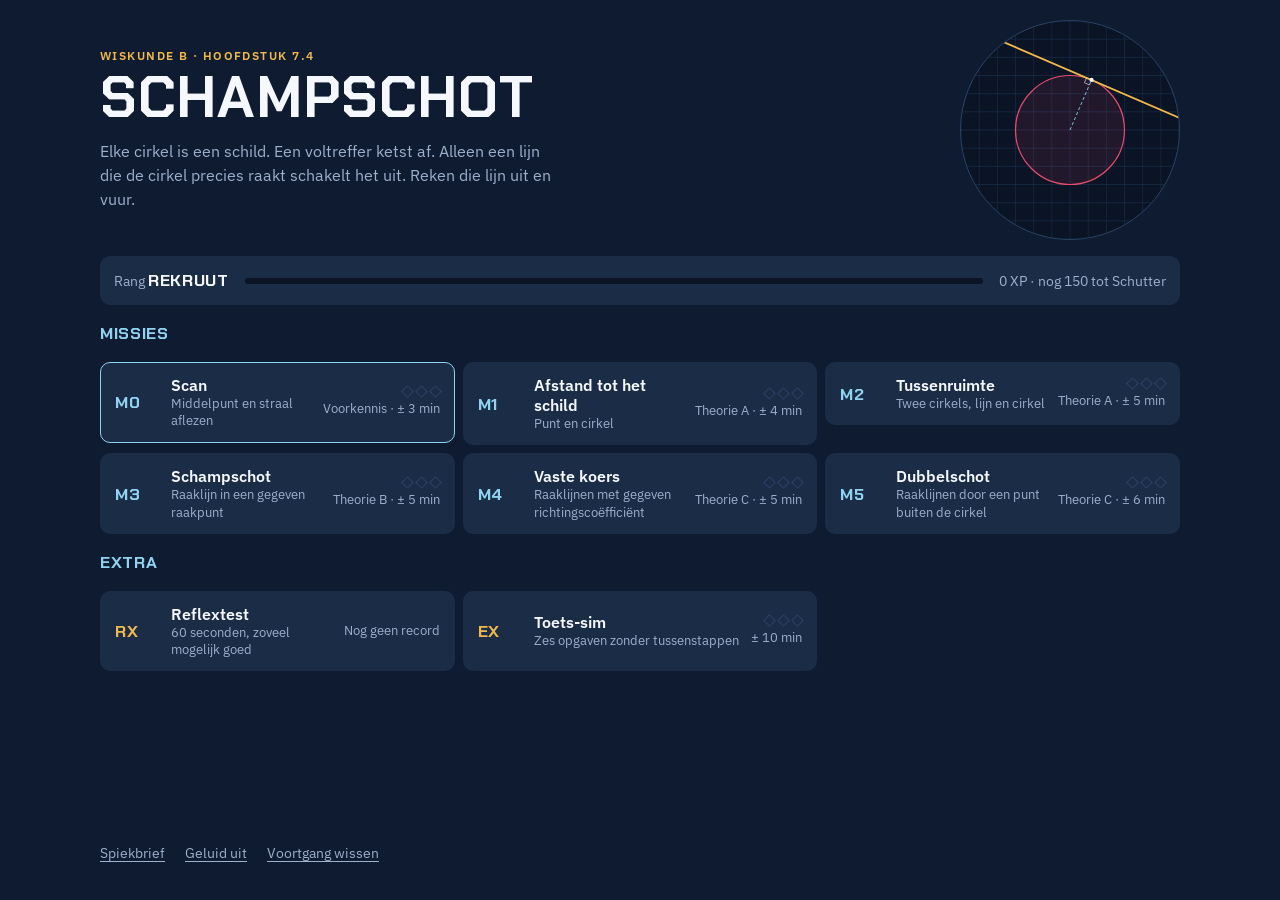
<file: index.html>
<!doctype html>
<html lang="nl">
<head>
<meta charset="utf-8">
<meta name="viewport" content="width=device-width, initial-scale=1, viewport-fit=cover">
<title>Schampschot</title>
<meta name="claude:viewport-fit-sides" content="cover">
<link rel="stylesheet" href="https://fonts.googleapis.com/css2?family=Chakra+Petch:wght@600;700&family=IBM+Plex+Sans:wght@400;500;600&family=STIX+Two+Text:ital,wght@0,400;0,600;1,400&display=swap">
<style>
/* Layout: tactisch scherm. Het veld (assenstelsel) links, het werkpaneel rechts; op telefoon gestapeld met het toetsenblok onderaan.
   Eén donkere look, bewust: cirkels rood en lijnen blauw, net als in het boek. */
:root {
  color-scheme: dark;
  --bg: #0E1B30; --panel: #1A2C46; --ink: #0A1424; --rule: #2B4366; --grid: #1B3050;
  --fg: #F5F8FF; --dim: #9DB0CC; --cyan: #8FD3F0; --rasp: #E94B6B; --amber: #F2B84B; --coral: #FF8A7A; --mint: #7FE3B4;
  --f-display: 'Chakra Petch', 'Arial Black', Arial, sans-serif;
  --f-ui: 'IBM Plex Sans', system-ui, -apple-system, 'Segoe UI', sans-serif;
  --f-math: 'STIX Two Text', 'Times New Roman', Times, serif;
  --r: 10px;
}
[hidden] { display: none !important; }
*, *::before, *::after { box-sizing: border-box; }
html { height: 100%; }
body {
  margin: 0; height: 100%; background: var(--bg); color: var(--fg);
  font: 400 16px/1.5 var(--f-ui);
  padding-left: max(16px, env(safe-area-inset-left, 0px)); padding-right: max(16px, env(safe-area-inset-right, 0px));
  -webkit-tap-highlight-color: transparent;
}
button { font: inherit; color: inherit; background: none; border: 0; padding: 0; cursor: pointer; }
button:focus-visible { outline: 2px solid var(--amber); outline-offset: 2px; }
h1, h2 { font-family: var(--f-display); font-weight: 700; margin: 0; text-wrap: balance; }
h2 { font-size: 1.05rem; letter-spacing: .04em; text-transform: uppercase; color: var(--cyan); }
p { margin: 0; }
.app { max-width: 1080px; margin-inline: auto; min-height: 100%; display: flex; flex-direction: column; }
body.fixed .app { height: 100%; }
.screen { flex: 1; min-height: 0; display: flex; flex-direction: column; gap: 16px; padding-block: 20px 28px; }
.eyebrow { font: 600 .75rem/1.2 var(--f-ui); letter-spacing: .12em; text-transform: uppercase; color: var(--amber); }

/* wiskunde */
var { font-family: var(--f-math); font-style: italic; }
.given, .step, .log, .fb, .opt, .rule, .read, .sol, .rf-q { font-family: var(--f-math); }
sup, sub { font-size: .7em; line-height: 0; }
.fr { display: inline-flex; flex-direction: column; vertical-align: middle; text-align: center; font-size: .72em; line-height: 1.08; margin: 0 .12em; }
.fr > span { padding: 0 .18em; }
.fr > span:first-child { border-bottom: 1px solid currentColor; }
.fr.big { font-size: .88em; line-height: 1.3; }
.fr.big > span:first-child { padding-bottom: .1em; }
.rad { border-top: 1px solid currentColor; padding: 0 .12em 0 .06em; }
.sqrt { white-space: nowrap; }

/* knoppen */
.btn { min-height: 46px; padding: 6px 12px; line-height: 1.15; text-align: center; border-radius: var(--r); font: 600 1rem var(--f-display); letter-spacing: .04em; text-transform: uppercase; display: inline-flex; align-items: center; justify-content: center; }
.btn.pri { background: var(--cyan); color: var(--ink); }
.btn.pri.fire { background: var(--amber); }
.btn.sec { border: 1.5px solid var(--rule); color: var(--fg); }
.btn:active { transform: translateY(1px); }
.ghost { min-width: 40px; height: 40px; padding: 0 10px; border-radius: 8px; color: var(--dim); font: 500 .85rem var(--f-ui); }
.ghost:hover { color: var(--fg); background: var(--panel); }
.link { color: var(--dim); font-size: .9rem; text-decoration: underline; text-underline-offset: 3px; padding: 8px 0; }
.link:hover { color: var(--fg); }

/* basis */
.mast { display: grid; grid-template-columns: minmax(0, 1fr) 170px; gap: 20px; align-items: center; }
.mast h1 { font-size: clamp(2.2rem, 9vw, 3.6rem); line-height: 1; letter-spacing: .02em; text-transform: uppercase; margin-block: 6px 12px; }
.lead { color: var(--dim); max-width: 46ch; }
.hero { width: 170px; height: 170px; border-radius: 50%; background: var(--ink); border: 1px solid var(--rule); }
.status { display: flex; flex-wrap: wrap; align-items: center; gap: 8px 16px; padding: 12px 14px; background: var(--panel); border-radius: var(--r); font-size: .9rem; color: var(--dim); }
.status b { font-family: var(--f-display); font-size: 1.05rem; color: var(--fg); letter-spacing: .04em; text-transform: uppercase; }
.xpbar { flex: 1 1 140px; height: 6px; background: var(--ink); border-radius: 3px; overflow: hidden; }
.xpbar i { display: block; height: 100%; background: var(--amber); border-radius: 3px; }
.missions { list-style: none; margin: 0; padding: 0; display: grid; gap: 8px; grid-template-columns: repeat(auto-fill, minmax(min(100%, 320px), 1fr)); }
.mission { width: 100%; display: grid; grid-template-columns: 44px minmax(0, 1fr) auto; gap: 12px; align-items: center; text-align: left; padding: 12px 14px; background: var(--panel); border: 1.5px solid transparent; border-radius: var(--r); }
.mission:hover { border-color: var(--rule); }
.mission.next { border-color: var(--cyan); }
.mission .code { font: 700 1.05rem var(--f-display); color: var(--cyan); letter-spacing: .04em; }
.mission b { display: block; font: 600 1rem/1.25 var(--f-ui); }
.mission small { display: block; color: var(--dim); font-size: .82rem; line-height: 1.3; }
.mission .meta { text-align: right; display: grid; gap: 4px; justify-items: end; }
.pips { display: inline-flex; gap: 5px; align-items: center; }
.pips i { width: 9px; height: 9px; transform: rotate(45deg); border: 1.5px solid var(--rule); }
.pips i.on { background: var(--amber); border-color: var(--amber); }
.pips i.now { border-color: var(--cyan); }
.extras { display: grid; gap: 8px; grid-template-columns: repeat(auto-fill, minmax(min(100%, 320px), 1fr)); }
.extras .mission .code { color: var(--amber); }
.foot { display: flex; flex-wrap: wrap; gap: 4px 20px; margin-top: auto; padding-top: 8px; }

/* briefing */
.hud { display: flex; align-items: center; gap: 10px; min-height: 40px; }
.hud-mid { flex: 1; min-width: 0; display: flex; align-items: center; gap: 10px; font: 600 .85rem var(--f-display); letter-spacing: .06em; text-transform: uppercase; color: var(--dim); white-space: nowrap; }
.hud-r { display: flex; align-items: center; gap: 10px; font: 600 .85rem var(--f-display); letter-spacing: .04em; white-space: nowrap; }
#combo { color: var(--amber); }
#hudXp.bump { animation: bump .35s ease-out; }
@keyframes bump { 40% { transform: scale(1.25); color: var(--amber); } }
.brief-grid { display: grid; gap: 20px; grid-template-columns: minmax(0, 1fr); }
.brief-txt { display: grid; gap: 14px; align-content: start; }
.brief-txt h2 { font-size: 1.6rem; color: var(--fg); letter-spacing: .02em; }
.prose { display: grid; gap: 10px; max-width: 60ch; }
.prose p { color: var(--fg); }
.prose ol { margin: 0; padding-left: 1.3em; display: grid; gap: 4px; }
.rule { background: var(--panel); border-radius: 8px; padding: 10px 14px; font-size: 1.1rem; line-height: 2; overflow-x: auto; }
.rule small { font-family: var(--f-ui); color: var(--dim); font-size: .8rem; }
.brief-demo { display: grid; gap: 8px; align-content: start; }
.brief-demo .field { aspect-ratio: 1; max-width: 100%; max-height: 46vh; background: var(--ink); border: 1px solid var(--rule); border-radius: var(--r); }
.read { min-height: 3.2em; font-size: 1.05rem; line-height: 1.6; color: var(--fg); }
.read small { font-family: var(--f-ui); color: var(--amber); font-size: .8rem; letter-spacing: .06em; text-transform: uppercase; display: block; }

/* spelen */
#play { gap: 8px; padding-block: 8px 12px; }
.stage { flex: 1; min-height: 0; display: flex; flex-direction: column; gap: 8px; }
.fieldbox { position: relative; flex: 0 0 auto; height: clamp(180px, 31vh, 360px); background: var(--ink); border: 1px solid var(--rule); border-radius: var(--r); overflow: hidden; }
.field { display: block; width: 100%; height: 100%; user-select: none; -webkit-user-select: none; }
.field.live { cursor: crosshair; touch-action: none; }
.verdict { position: absolute; left: 50%; top: 10px; transform: translateX(-50%); padding: 4px 14px; border-radius: 6px; font: 700 .95rem var(--f-display); letter-spacing: .08em; text-transform: uppercase; background: var(--amber); color: var(--ink); white-space: nowrap; animation: pop .25s ease-out; }
@keyframes pop { from { transform: translateX(-50%) scale(.7); opacity: 0; } }
.panel { flex: 1; min-height: 0; display: flex; flex-direction: column; gap: 8px; }
.scroll { flex: 1; min-height: 0; overflow-y: auto; display: flex; flex-direction: column; gap: 8px; padding-right: 2px; }
.given { font-size: 1.02rem; line-height: 1.5; color: var(--dim); }
.given var { color: var(--fg); }
.log { list-style: none; margin: 0; padding: 0; display: grid; gap: 2px; font-size: .98rem; line-height: 1.9; color: var(--dim); }
.log li { padding-left: 20px; position: relative; }
.log li::before { content: ''; position: absolute; left: 3px; top: .8em; width: 8px; height: 8px; transform: rotate(45deg); background: var(--mint); }
.log li.miss::before { background: none; border: 1.5px solid var(--coral); }
.log b, .sol b { font-weight: 400; color: var(--fg); }
.step { font-size: 1.15rem; }
.eq { line-height: 2.3; }
.ask { line-height: 1.5; }
.note { font: .85rem var(--f-ui); color: var(--dim); margin-top: 4px; }
.done { font: 600 1rem var(--f-ui); color: var(--mint); }
.slot { display: inline-flex; align-items: center; justify-content: center; min-width: 2.6em; height: 1.9em; padding: 0 .4em; margin: 0 .1em; vertical-align: middle; border: 1.5px solid var(--rule); border-radius: 6px; background: var(--ink); font: 1em var(--f-math); color: var(--fg); }
.slot.on { border-color: var(--amber); box-shadow: 0 0 0 3px rgba(242, 184, 75, .22); }
.slot.on::after { content: ''; width: 1.5px; height: 1.1em; margin-left: 1px; background: var(--amber); animation: blink 1s steps(2) infinite; }
@keyframes blink { 50% { opacity: 0; } }
.slot.shown { border-color: var(--coral); color: var(--coral); }
.slot.shake { animation: shake .3s; }
@keyframes shake { 25% { transform: translateX(-4px); } 75% { transform: translateX(4px); } }
.fb { padding: 10px 12px; border-radius: 8px; background: var(--panel); border-left: 3px solid var(--amber); font-size: 1rem; line-height: 1.9; overflow-x: auto; }
.fb .fbt { display: block; font: 600 .72rem/1.4 var(--f-ui); letter-spacing: .1em; text-transform: uppercase; color: var(--amber); }
.fb.uitleg { border-color: var(--coral); }
.fb.uitleg .fbt { color: var(--coral); }
.fb.note { border-color: var(--cyan); font-family: var(--f-ui); font-size: .9rem; line-height: 1.5; }
.fb.note .fbt { display: none; }
.choices { display: grid; gap: 6px; }
.opt { display: grid; grid-template-columns: 26px minmax(0, 1fr); gap: 10px; align-items: center; text-align: left; min-height: 46px; padding: 6px 12px; border: 1.5px solid var(--rule); border-radius: 8px; background: var(--panel); font-size: 1.05rem; line-height: 1.7; overflow-x: auto; }
.opt .k { font: 600 .75rem var(--f-ui); color: var(--dim); width: 22px; height: 22px; border: 1px solid var(--rule); border-radius: 4px; display: grid; place-items: center; }
.opt:hover:not(:disabled) { border-color: var(--cyan); }
.opt.right { border-color: var(--mint); background: rgba(127, 227, 180, .12); }
.opt.wrong { border-color: var(--coral); opacity: .55; }
.opt:disabled { cursor: default; }
.pad { display: grid; grid-template-columns: repeat(5, 1fr); gap: 6px; }
.pad button { height: 42px; border-radius: 8px; background: var(--panel); font: 500 1.2rem var(--f-math); }
.pad button:active { background: var(--rule); }
.pad .fn { color: var(--cyan); }
.actions { display: grid; grid-template-columns: minmax(0, 1fr) minmax(0, 2fr); gap: 8px; }
.actions:has(.btn[hidden]) { grid-template-columns: minmax(0, 1fr); }

/* veld (svg) */
.grid line { stroke: var(--grid); stroke-width: 1; }
.axes line { stroke: var(--dim); stroke-width: 1.2; }
.axes path { fill: var(--dim); }
.ticks text { fill: var(--dim); font: 10px var(--f-ui); }
.ticks .it { font: italic 13px var(--f-math); }
.circ { fill: var(--rasp); fill-opacity: .1; stroke: var(--rasp); stroke-width: 2; }
.ln { stroke: var(--cyan); stroke-width: 2; }
.seg { stroke: var(--cyan); stroke-width: 1.5; stroke-dasharray: 5 4; }
.pt { fill: var(--fg); }
.pt.drag { fill: var(--amber); stroke: var(--ink); stroke-width: 2; }
.lab { font: italic 15px var(--f-math); fill: var(--fg); paint-order: stroke; stroke: var(--ink); stroke-width: 3px; }
.lab.lc { fill: var(--rasp); }
.lab.ll { fill: var(--cyan); }
.sq { fill: none; stroke: var(--fg); stroke-width: 1; }
.marker circle { fill: none; stroke: var(--amber); stroke-width: 2; }
.marker path { stroke: var(--amber); stroke-width: 1.5; }
.beam { stroke: var(--amber); stroke-width: 3; stroke-linecap: round; }
.beam.st-snijdt, .beam.st-mist { stroke: var(--coral); stroke-dasharray: 2 6; }
.beam.fly { stroke-dasharray: 1; stroke-dashoffset: 1; animation: fly .5s ease-out forwards; }
@keyframes fly { to { stroke-dashoffset: 0; } }
.spark line { stroke: var(--amber); stroke-width: 2; stroke-linecap: round; }
.spark { animation: spark .7s ease-out forwards; }
@keyframes spark { from { transform: scale(.2); opacity: 1; } to { transform: scale(1.7); opacity: 0; } }
.hitdot { fill: var(--coral); animation: blink .4s steps(2) 3; }

/* resultaat */
#result { justify-content: center; align-items: center; }
.result-card { width: min(100%, 460px); display: grid; gap: 16px; padding: 24px 20px; background: var(--panel); border-radius: 14px; }
.result-card h2 { font-size: 1.7rem; color: var(--fg); letter-spacing: .02em; }
.result-card .pips i { width: 18px; height: 18px; border-width: 2px; margin: 4px; }
.facts { margin: 0; display: grid; grid-template-columns: repeat(2, minmax(0, 1fr)); gap: 8px; }
.facts div { background: var(--ink); border-radius: 8px; padding: 10px; min-width: 0; }
.facts div:nth-child(3) { grid-column: 1 / -1; }
.facts dd { overflow-wrap: anywhere; }
.facts dt { font-size: .72rem; letter-spacing: .08em; text-transform: uppercase; color: var(--dim); }
.facts dd { margin: 0; font: 700 1.3rem var(--f-display); font-variant-numeric: tabular-nums; }
.result-card .row { display: grid; grid-template-columns: repeat(2, minmax(0, 1fr)); gap: 8px; }
.result-card .sub { color: var(--dim); font-size: .92rem; }

/* reflextest */
.timebar { flex: 1; height: 8px; background: var(--ink); border-radius: 4px; overflow: hidden; }
.timebar i { display: block; height: 100%; background: var(--amber); transform-origin: left; }
.score { font: 700 1.3rem var(--f-display); min-width: 2ch; text-align: right; font-variant-numeric: tabular-nums; }
.rf-body { width: min(100%, 560px); margin-inline: auto; display: grid; gap: 14px; align-content: start; padding-top: 4vh; }
.rf-q { font-size: 1.3rem; line-height: 1.9; min-height: 3.8em; }
.rf-combo { min-height: 1.5em; font: 600 .85rem var(--f-display); letter-spacing: .08em; text-transform: uppercase; color: var(--amber); }

/* overlay */
.overlay { position: fixed; inset: 0; z-index: 20; background: rgba(6, 12, 24, .8); display: grid; place-items: end center; padding: env(safe-area-inset-top, 0px) 0 0; }
.sheet-card { width: min(100%, 640px); max-height: 88%; overflow-y: auto; background: var(--bg); border: 1px solid var(--rule); border-radius: 14px 14px 0 0; padding: 16px max(16px, env(safe-area-inset-right, 0px)) calc(24px + env(safe-area-inset-bottom, 0px)) max(16px, env(safe-area-inset-left, 0px)); display: grid; gap: 12px; }
.sheet-head { display: flex; justify-content: space-between; align-items: center; position: sticky; top: -16px; background: var(--bg); padding-block: 8px; }
.sheet-card h3 { font: 600 .78rem var(--f-ui); letter-spacing: .1em; text-transform: uppercase; color: var(--amber); margin: 8px 0 0; }
.sol { margin: 0; padding-left: 1.3em; display: grid; gap: 12px; font-size: 1.02rem; line-height: 1.9; color: var(--dim); }
.sol .why { color: var(--fg); padding: 6px 10px; background: var(--panel); border-radius: 8px; overflow-x: auto; }

@media (min-width: 860px) {
  .mast { grid-template-columns: minmax(0, 1fr) 220px; }
  .hero { width: 220px; height: 220px; }
  .brief-grid { grid-template-columns: minmax(0, 1fr) minmax(0, 420px); align-items: start; }
  #play { padding-block: 12px 16px; }
  .stage { flex-direction: row; gap: 20px; }
  .fieldbox { flex: 1 1 0; height: auto; min-width: 0; }
  .panel { flex: 0 0 400px; }
  #field .lab { font-size: 19px; }
  #field .ticks text { font-size: 12px; }
  #field .ticks .it { font-size: 16px; }
  .overlay { place-items: center; }
  .sheet-card { border-radius: 14px; }
}
@media (max-width: 480px) {
  .mast { grid-template-columns: minmax(0, 1fr); }
  .hero { display: none; }
  .mission { grid-template-columns: 38px minmax(0, 1fr); }
  .mission .meta { grid-column: 2; justify-items: start; text-align: left; grid-auto-flow: column; justify-content: start; gap: 10px; align-items: center; }
  .hud-r #openSheet { display: none; }
}
@media (prefers-reduced-motion: reduce) {
  *, *::before, *::after { animation-duration: .001s !important; animation-iteration-count: 1 !important; }
}
</style>
</head>
<body>
<div class="app">
  <section id="home" class="screen">
    <header class="mast">
      <div>
        <p class="eyebrow">Wiskunde B · hoofdstuk 7.4</p>
        <h1>Schampschot</h1>
        <p class="lead">Elke cirkel is een schild. Een voltreffer ketst af. Alleen een lijn die de cirkel precies raakt schakelt het uit. Reken die lijn uit en vuur.</p>
      </div>
      <svg id="hero" class="hero" aria-hidden="true"></svg>
    </header>
    <div class="status" id="status"></div>
    <h2>Missies</h2>
    <ol class="missions" id="missions"></ol>
    <h2>Extra</h2>
    <div class="extras" id="extras"></div>
    <footer class="foot">
      <button type="button" id="sheetBtn" class="link">Spiekbrief</button>
      <button type="button" id="soundBtn" class="link"></button>
      <button type="button" id="resetBtn" class="link">Voortgang wissen</button>
    </footer>
  </section>

  <section id="brief" class="screen" hidden>
    <div class="hud"><button type="button" class="ghost" data-home>← Basis</button></div>
    <div class="brief-grid">
      <div class="brief-txt">
        <p class="eyebrow" id="briefCode"></p>
        <h2 id="briefTitle"></h2>
        <div id="briefBody" class="prose"></div>
        <button type="button" id="briefStart" class="btn pri">Start missie</button>
      </div>
      <div class="brief-demo" id="briefDemo">
        <svg id="demo" class="field" role="img" aria-label="Proefveld"></svg>
        <p id="demoRead" class="read"></p>
      </div>
    </div>
  </section>

  <section id="play" class="screen" hidden>
    <div class="hud">
      <button type="button" id="quit" class="ghost" aria-label="Stoppen">✕</button>
      <div class="hud-mid"><span id="hudCode"></span><span id="pips" class="pips"></span></div>
      <div class="hud-r"><span id="combo"></span><span id="hudXp"></span><button type="button" id="openSheet" class="ghost">Spiekbrief</button></div>
    </div>
    <div class="stage">
      <div class="fieldbox">
        <svg id="field" class="field" role="img" aria-label="Assenstelsel met de opgave"></svg>
        <div id="verdict" class="verdict" hidden></div>
      </div>
      <div class="panel">
        <div class="scroll" id="scroll">
          <p id="given" class="given"></p>
          <ol id="log" class="log"></ol>
          <div id="step" class="step"></div>
          <div id="fb" class="fb" hidden></div>
        </div>
        <div id="choices" class="choices" hidden></div>
        <div id="pad" class="pad" hidden></div>
        <div class="actions">
          <button type="button" id="hintBtn" class="btn sec">Hint</button>
          <button type="button" id="go" class="btn pri">Check</button>
        </div>
      </div>
    </div>
  </section>

  <section id="result" class="screen" hidden>
    <div class="result-card" id="resultCard"></div>
  </section>

  <section id="reflex" class="screen" hidden>
    <div class="hud">
      <button type="button" class="ghost" data-home aria-label="Stoppen">✕</button>
      <div class="timebar"><i id="timeFill"></i></div>
      <span id="rfScore" class="score">0</span>
    </div>
    <div class="rf-body">
      <p id="rfQ" class="rf-q"></p>
      <div id="rfOpts" class="choices"></div>
      <p id="rfCombo" class="rf-combo"></p>
    </div>
  </section>

  <div id="sheet" class="overlay" hidden>
    <div class="sheet-card" role="dialog" aria-labelledby="sheetTitle">
      <div class="sheet-head"><h2 id="sheetTitle">Spiekbrief</h2><button type="button" id="sheetClose" class="ghost" aria-label="Sluiten">✕</button></div>
      <div id="sheetBody"></div>
    </div>
  </div>
</div>
<script>
'use strict';
/* Schampschot: rekenkern. Breuken, opmaak, invoerparser en opgavengeneratoren.
   Geen DOM hier, zodat alles in node te testen is (zie test/math.test.js). */

/* ---------- basis ---------- */
const rnd = (a, b) => a + Math.floor(Math.random() * (b - a + 1));
const pick = a => a[Math.floor(Math.random() * a.length)];
const shuffle = a => { a = a.slice(); for (let i = a.length - 1; i > 0; i--) { const j = Math.floor(Math.random() * (i + 1)); [a[i], a[j]] = [a[j], a[i]]; } return a; };
const sgn = () => (Math.random() < 0.5 ? -1 : 1);
const gcd = (a, b) => { a = Math.abs(a); b = Math.abs(b); while (b) { [a, b] = [b, a % b]; } return a || 1; };
const isSq = n => Number.isInteger(n) && n >= 0 && Math.round(Math.sqrt(n)) ** 2 === n;

class Q {
  constructor(n, d = 1) { if (d < 0) { n = -n; d = -d; } const g = gcd(n, d); this.n = n / g; this.d = d / g; }
  static of(x) { if (x instanceof Q) return x; if (Number.isInteger(x)) return new Q(x); return new Q(Math.round(x * 12), 12); }
  add(o) { o = Q.of(o); return new Q(this.n * o.d + o.n * this.d, this.d * o.d); }
  sub(o) { o = Q.of(o); return new Q(this.n * o.d - o.n * this.d, this.d * o.d); }
  mul(o) { o = Q.of(o); return new Q(this.n * o.n, this.d * o.d); }
  div(o) { o = Q.of(o); return new Q(this.n * o.d, this.d * o.n); }
  neg() { return new Q(-this.n, this.d); }
  abs() { return new Q(Math.abs(this.n), this.d); }
  get v() { return this.n / this.d; }
  isInt() { return this.d === 1; }
}
const q = (n, d = 1) => new Q(n, d);

/* ---------- opmaak (HTML) ---------- */
const V = s => `<var>${s}</var>`;
const rc = s => `rc<sub>${V(s)}</sub>`;
function fq(x) { // gemengde breuk zoals in het boek: −1⅓
  x = Q.of(x); const neg = x.n < 0, n = Math.abs(x.n), d = x.d;
  if (d === 1) return (neg ? '−' : '') + n;
  const w = Math.floor(n / d), r = n % d;
  return (neg ? '−' : '') + (w || '') + `<span class="fr"><span>${r}</span><span>${d}</span></span>`;
}
function fdec(x, dec) {
  const v = x instanceof Q ? x.v : x;
  const s = dec == null ? String(Math.round(v * 1000) / 1000) : v.toFixed(dec);
  return s.replace('-', '−').replace('.', ',');
}
const pn = x => { x = Q.of(x); return x.n < 0 ? `(${fq(x)})` : fq(x); };
const pp = x => { x = Q.of(x); return x.n < 0 || x.d !== 1 ? `(${fq(x)})` : fq(x); }; // ook breuken tussen haakjes
function rt(x) {
  x = Q.of(x);
  if (x.d === 1 && isSq(x.n)) return String(Math.sqrt(x.n));
  return `<span class="sqrt">√<span class="rad">${fq(x)}</span></span>`;
}
const root = inner => `<span class="sqrt">√<span class="rad">${inner}</span></span>`;
const frac = (a, b) => `<span class="fr big"><span>${a}</span><span>${b}</span></span>`;
function sq(v, c) { c = Q.of(c); if (c.n === 0) return `${V(v)}<sup>2</sup>`; return `(${V(v)} ${c.n < 0 ? '+' : '−'} ${fq(c.abs())})<sup>2</sup>`; }
function vterm(c, v, first) {
  c = Q.of(c); if (c.n === 0) return '';
  const a = c.abs();
  const body = ((a.n === 1 && a.d === 1 && v) ? '' : fq(a)) + (v ? V(v) : '');
  return first ? (c.n < 0 ? '−' : '') + body : (c.n < 0 ? ' − ' : ' + ') + body;
}
const circEq = (M, r2) => `${sq('x', M[0])} + ${sq('y', M[1])} = ${fq(r2)}`;
const circExp = (p, qq, s) => `${V('x')}<sup>2</sup> + ${V('y')}<sup>2</sup>${vterm(p, 'x')}${vterm(qq, 'y')}${vterm(s, '')} = 0`;
function lineEq(a, b) { a = Q.of(a); b = Q.of(b); if (a.n === 0) return `${V('y')} = ${fq(b)}`; return `${V('y')} = ${vterm(a, 'x', true)}${vterm(b, '')}`; }
const lineStd = (A, B, C) => `${vterm(A, 'x', true)}${vterm(B, 'y', Q.of(A).n === 0)} = ${fq(C)}`;
const P = (name, p) => `${V(name)}(${fq(p[0])}, ${fq(p[1])})`;
const dd = (a, b) => `${V('d')}(${a}, ${b})`;
const distWork = (A, B) => root(`(${fq(A[0])} − ${pn(B[0])})<sup>2</sup> + (${fq(A[1])} − ${pn(B[1])})<sup>2</sup>`);
function poly(A, B, C) { return `${vterm(A, 'a', true)}<sup>2</sup>${vterm(B, 'a')}${vterm(C, '')} = 0`; }

/* ---------- invoer ---------- */
function evalExpr(str) {
  const s = String(str).replace(/\s/g, '').replace(/,/g, '.').replace(/−/g, '-').replace(/[·×]/g, '*');
  if (!s) return NaN;
  let i = 0;
  const peek = () => s[i];
  function expr() { let v = term(); while (peek() === '+' || peek() === '-') { const o = s[i++]; const t = term(); v = o === '+' ? v + t : v - t; } return v; }
  function term() {
    let v = factor();
    for (;;) {
      const c = peek();
      if (c === '*' || c === '/') { i++; const f = factor(); v = c === '*' ? v * f : v / f; }
      else if (c === '√' || c === '(') v *= factor();
      else break;
    }
    return v;
  }
  function factor() {
    const c = peek();
    if (c === '-') { i++; return -factor(); }
    if (c === '+') { i++; return factor(); }
    if (c === '√') { i++; return Math.sqrt(factor()); }
    if (c === '(') { i++; const v = expr(); if (peek() !== ')') throw 0; i++; return v; }
    const m = /^\d+(\.\d+)?/.exec(s.slice(i));
    if (!m) throw 0;
    i += m[0].length; return parseFloat(m[0]);
  }
  try { const v = expr(); return i === s.length && isFinite(v) ? v : NaN; } catch (e) { return NaN; }
}

const close = (v, e, tol) => Math.abs(v - e) <= (tol || 1e-7 * Math.max(1, Math.abs(e)));
function checkInput(step, vals) {
  if (step.check) return step.check(vals);
  const ex = step.slots.map(s => s.v);
  const match = es => vals.every((v, i) => close(v, es[i], step.slots[i].tol));
  if (match(ex)) return { ok: true };
  if (step.unordered && match(ex.slice().reverse())) return { ok: true };
  const nearTo = es => vals.every((v, i) => Math.abs(v - es[i]) < 0.011);
  return { ok: false, near: nearTo(ex) || (!!step.unordered && nearTo(ex.slice().reverse())) };
}

/* ---------- lijnen en scenes ---------- */
function twoPts(ln) { if (ln.x != null) return [[ln.x, 0], [ln.x, 1]]; if (ln.p) return [ln.p, ln.q]; return [[0, ln.b], [1, ln.a + ln.b]]; }
function lineStatus(ln, target) { // ligging van lijn t.o.v. cirkel {M, r}
  const [p, w] = twoPts(ln), dx = w[0] - p[0], dy = w[1] - p[1], L2 = dx * dx + dy * dy;
  const mx = target.M[0] - p[0], my = target.M[1] - p[1];
  const t = (mx * dx + my * dy) / L2, foot = [p[0] + t * dx, p[1] + t * dy];
  const d = Math.abs(dx * my - dy * mx) / Math.sqrt(L2), r = target.r;
  let kind = 'mist', pts = [];
  if (Math.abs(d - r) < 1e-6) { kind = 'raak'; pts = [foot]; }
  else if (d < r) { kind = 'snijdt'; const h = Math.sqrt(r * r - d * d) / Math.sqrt(L2); pts = [[foot[0] + h * dx, foot[1] + h * dy], [foot[0] - h * dx, foot[1] - h * dy]]; }
  let through = true;
  if (target.through) { const ax = target.through[0] - p[0], ay = target.through[1] - p[1]; through = Math.abs(dx * ay - dy * ax) / Math.sqrt(L2) < 1e-6; }
  return { kind, d, foot, pts, through };
}
const sceneBase = () => ({ circles: [], points: [], lines: [], segs: [], extent: [] });
function fitView(sc, aspect = 1) {
  const xs = [0], ys = [0];
  const add = (x, y) => { xs.push(x); ys.push(y); };
  sc.circles.forEach(c => { add(c.M[0] - c.r, c.M[1] - c.r); add(c.M[0] + c.r, c.M[1] + c.r); });
  sc.points.forEach(p => add(p.p[0], p.p[1]));
  sc.segs.forEach(s => { add(s.p[0], s.p[1]); add(s.q[0], s.q[1]); });
  (sc.extent || []).forEach(e => add(e[0], e[1]));
  const pad = sc.pad == null ? 1.2 : sc.pad;
  let x0 = Math.floor(Math.min(...xs) - pad), x1 = Math.ceil(Math.max(...xs) + pad);
  let y0 = Math.floor(Math.min(...ys) - pad), y1 = Math.ceil(Math.max(...ys) + pad);
  const w = x1 - x0, h = y1 - y0;
  if (w / h < aspect) { const d = (h * aspect - w) / 2; x0 -= d; x1 += d; }
  else { const d = (w / aspect - h) / 2; y0 -= d; y1 += d; }
  return [x0, x1, y0, y1];
}

/* ---------- stappen ---------- */
// lvl 0 = kern (altijd), 1 = tussenstap, 2 = extra hulp (alleen in de eerste ronde)
const inp = (lvl, prompt, slots, o = {}) => ({ type: 'input', lvl, prompt, slots, ...o });
const cho = (lvl, prompt, choices, o = {}) => ({ type: 'choice', lvl, prompt, choices: shuffle(choices), ...o });
const tap = (lvl, prompt, test, answer, o = {}) => ({ type: 'tap', lvl, prompt, test, answer, ansHtml: `(${answer[0]}, ${answer[1]})`.replace(/-/g, '−'), ...o });
const S = (v, show) => (v instanceof Q ? { v: v.v, show: show || fq(v) } : { v, show: show != null ? show : fq(v) });
const inRange = (pts, m = 10) => pts.every(p => Math.abs(p[0]) <= m && Math.abs(p[1]) <= m);

/* ===================== M0: middelpunt en straal ===================== */
function gM0(variant) {
  const sc = sceneBase();
  if (variant === 'half') {
    let p, qq, s, r2;
    do { p = pick([1, 3, 5, 7]) * sgn(); qq = pick([1, 3, 5, 7]) * sgn(); s = rnd(-8, 10); r2 = q(p * p + qq * qq, 4).sub(s); } while (s === 0 || r2.v < 2 || r2.v > 30);
    const M = [q(-p, 2), q(-qq, 2)], hx = q(p, 2), hy = q(qq, 2);
    const circ = { M: [M[0].v, M[1].v], r: Math.sqrt(r2.v), name: 'c', hidden: true }, pm = { p: circ.M, name: 'M', hidden: true };
    sc.circles.push(circ); sc.points.push(pm);
    return {
      given: `Cirkel ${V('c')}: ${circExp(p, qq, s)}. Bepaal het middelpunt ${V('M')} en de straal ${V('r')}.`, scene: sc,
      steps: [inp(0, `${V('M')}({0}, {1}) en ${V('r')} = √{2}`, [S(M[0]), S(M[1]), S(r2)], {
        hint: `Splits kwadraten af. De helft van ${fq(p)} is ${fq(hx)}, dus ${V('x')}<sup>2</sup>${vterm(p, 'x')} = ${sq('x', M[0])} − ${fq(hx.mul(hx))}. Doe hetzelfde voor ${V('y')}.`,
        uitleg: `${sq('x', M[0])} − ${fq(hx.mul(hx))} + ${sq('y', M[1])} − ${fq(hy.mul(hy))}${vterm(s, '')} = 0<br>${circEq(M, r2)}<br>Dus ${P('M', M)} en ${V('r')} = ${rt(r2)}.`,
        after: () => { circ.hidden = false; pm.hidden = false; },
      })],
    };
  }
  let a, b, r2, s;
  do { a = rnd(-5, 5); b = rnd(-5, 5); r2 = pick([4, 9, 16, 25, 5, 10, 13, 20]); s = a * a + b * b - r2; } while (a === 0 || b === 0 || s === 0);
  const p = -2 * a, qq = -2 * b, M = [a, b];
  const circ = { M, r: Math.sqrt(r2), name: 'c', hidden: true }, pm = { p: M, name: 'M', hidden: true };
  sc.circles.push(circ); sc.points.push(pm);
  const form = (cx, kx, cy, ky, sg) => `${sq('x', cx)} ${sg} ${kx} + ${sq('y', cy)} ${sg} ${ky}${vterm(s, '')} = 0`;
  const xsplit = `${V('x')}<sup>2</sup>${vterm(p, 'x')} = ${sq('x', a)} − ${a * a}`;
  return {
    given: `Cirkel ${V('c')}: ${circExp(p, qq, s)}. Bepaal het middelpunt ${V('M')} en de straal ${V('r')}.`, scene: sc,
    steps: [
      cho(2, 'Splits de kwadraten af. Welke regel klopt?', [
        { html: form(a, a * a, b, b * b, '−'), ok: true },
        { html: form(a, a * a, b, b * b, '+'), why: `Het kwadraat van de helft trek je er juist af: ${xsplit}.` },
        { html: form(2 * a, 4 * a * a, 2 * b, 4 * b * b, '−'), why: `Neem de helft van het getal voor ${V('x')}, niet het hele getal: ${xsplit}.` },
        { html: form(-a, a * a, -b, b * b, '−'), why: `Let op het teken binnen de haakjes: ${xsplit}.` },
      ], { short: 'Kwadraat afsplitsen:', hint: `Gebruik ${xsplit}.`, uitleg: `${xsplit} en ${V('y')}<sup>2</sup>${vterm(qq, 'y')} = ${sq('y', b)} − ${b * b}.` }),
      inp(1, `${sq('x', a)} + ${sq('y', b)} = {0}`, [S(r2)], {
        hint: `Breng de losse getallen naar de andere kant: ${a * a} + ${b * b}${vterm(-s, '')}.`,
        uitleg: `${form(a, a * a, b, b * b, '−')}<br>${sq('x', a)} + ${sq('y', b)} = ${a * a} + ${b * b}${vterm(-s, '')} = ${r2}`,
      }),
      inp(0, `${V('M')}({0}, {1}) en ${V('r')} = {2}`, [S(a), S(b), S(Math.sqrt(r2), rt(r2))], {
        hint: `Schrijf de vergelijking als (${V('x')} − ${V('a')})<sup>2</sup> + (${V('y')} − ${V('b')})<sup>2</sup> = ${V('r')}<sup>2</sup> door kwadraten af te splitsen. Dan is het middelpunt (${V('a')}, ${V('b')}). Let op de tekens en vergeet de wortel niet bij ${V('r')}.`,
        uitleg: `${circEq(M, r2)}<br>Dus ${P('M', M)} en ${V('r')} = ${isSq(r2) ? `${root(r2)} = ` : ''}${rt(r2)}.`,
        after: () => { circ.hidden = false; pm.hidden = false; },
      }),
    ],
  };
}

/* ===================== M1: afstand punt tot cirkel ===================== */
function gM1(variant) {
  const sc = sceneBase(), dc = n => dd(V(n), V('c')), dM = n => dd(V(n), V('M'));
  if (variant === 'tapnear') {
    let dx, dy, t, M, A, T;
    do {
      const v = pick([[1, 2], [2, 1], [1, 3], [3, 1], [2, 3], [3, 2], [3, 4], [4, 3]]);
      dx = v[0] * sgn(); dy = v[1] * sgn(); t = v[0] + v[1] > 6 ? 2 : pick([2, 3]);
      M = [rnd(-3, 4), rnd(-3, 4)]; A = [M[0] + t * dx, M[1] + t * dy]; T = [M[0] + dx, M[1] + dy];
    } while (!inRange([A], 9));
    const r2 = dx * dx + dy * dy, seg = { p: A, q: M, hidden: true }, pT = { p: T, name: 'T', hidden: true };
    sc.circles.push({ M, r: Math.sqrt(r2), name: 'c' }); sc.points.push({ p: M, name: 'M' }, { p: A, name: 'A' }, pT); sc.segs.push(seg);
    const dAM = t * t * r2;
    return {
      given: `Cirkel ${V('c')}: ${circEq(M, r2)} met middelpunt ${V('M')} en het punt ${P('A', A)} buiten ${V('c')}.`, scene: sc,
      steps: [
        tap(0, `Tik het roosterpunt op ${V('c')} aan dat het dichtst bij ${V('A')} ligt.`, pt => pt[0] === T[0] && pt[1] === T[1], T, {
          short: 'Dichtstbijzijnde punt op de cirkel:', hint: `De kortste weg van ${V('A')} naar de cirkel loopt recht op ${V('M')} af.`,
          uitleg: `Het dichtstbijzijnde punt ligt op het lijnstuk ${V('AM')}: dat is ${P('T', T)}.`, after: () => { seg.hidden = false; pT.hidden = false; },
        }),
        inp(1, `${dc('A')} = {0}`, [S(Math.sqrt(dAM) - Math.sqrt(r2), isSq(r2) ? String(Math.sqrt(dAM) - Math.sqrt(r2)) : `${rt(dAM)} − ${rt(r2)}`)], {
          hint: `${dc('A')} = ${dM('A')} − ${V('r')}. Bereken eerst ${dM('A')}.`,
          uitleg: `${dM('A')} = ${distWork(M, A)} = ${rt(dAM)} en ${V('r')} = ${rt(r2)}, dus ${dc('A')} = ${rt(dAM)} − ${rt(r2)}${isSq(r2) ? ` = ${Math.sqrt(dAM) - Math.sqrt(r2)}` : ` = ${t === 2 ? '' : t - 1}${rt(r2)}, want ${rt(dAM)} = ${t}${rt(r2)}`}.`,
        }),
      ],
    };
  }
  if (variant === 'tapdist') {
    const M = [rnd(-2, 3), rnd(-2, 3)], r = pick([2, 3]), k = 5 - r, ans = [M[0] + 3, M[1] + 4];
    sc.circles.push({ M, r, name: 'c' }); sc.points.push({ p: M, name: 'M' });
    sc.extent.push([M[0] - 5, M[1] - 5], [M[0] + 5, M[1] + 5]);
    return {
      given: `Cirkel ${V('c')}: ${circEq(M, r * r)} met middelpunt ${V('M')}.`, scene: sc,
      steps: [tap(0, `Zet ${V('A')} op een roosterpunt buiten ${V('c')} zodat ${dc('A')} = ${k}.`, pt => (pt[0] - M[0]) ** 2 + (pt[1] - M[1]) ** 2 === 25, ans, {
        short: `Een punt met ${dc('A')} = ${k}:`, hint: `Dan moet ${dM('A')} = ${V('r')} + ${k} = 5 zijn. Zoek een roosterpunt op afstand 5 van ${V('M')}. Denk aan 3-4-5.`,
        uitleg: `${dc('A')} = ${dM('A')} − ${V('r')}, dus ${dM('A')} = ${r} + ${k} = 5. Bijvoorbeeld 3 opzij en 4 omhoog vanaf ${V('M')}: ${root('3<sup>2</sup> + 4<sup>2</sup>')} = 5.`,
        after: s => { const m = s.marker || ans; s.points.push({ p: m, name: 'A' }); s.segs.push({ p: m, q: M }); s.marker = null; },
      })],
    };
  }
  if (variant === 'blind') {
    let M, r, A, d2, inside;
    do {
      M = [rnd(-4, 5), rnd(-4, 5)]; r = rnd(3, 5); inside = Math.random() < 0.5;
      const dx = rnd(-8, 8), dy = rnd(-8, 8); A = [M[0] + dx, M[1] + dy]; d2 = dx * dx + dy * dy;
    } while (M[0] === 0 || M[1] === 0 || M[0] * M[0] + M[1] * M[1] === r * r || isSq(d2) || !inRange([A], 9) || (inside ? !(d2 > 1 && d2 < (r - 0.7) ** 2) : !(d2 > (r + 1) ** 2 && d2 < (r + 5) ** 2)));
    const circ = { M, r, name: 'c', hidden: true }, pm = { p: M, name: 'M', hidden: true }, seg = { p: A, q: M, hidden: true };
    sc.circles.push(circ); sc.points.push(pm, { p: A, name: 'A' }); sc.segs.push(seg);
    const ans = inside ? r - Math.sqrt(d2) : Math.sqrt(d2) - r, ansH = inside ? `${r} − ${rt(d2)}` : `${rt(d2)} − ${r}`;
    return {
      given: `Cirkel ${V('c')}: ${circExp(-2 * M[0], -2 * M[1], M[0] * M[0] + M[1] * M[1] - r * r)} en het punt ${P('A', A)}. Bereken exact ${dc('A')}.`, scene: sc,
      steps: [
        inp(0, `${V('M')}({0}, {1}) en ${V('r')} = {2}`, [S(M[0]), S(M[1]), S(r)], {
          hint: 'Splits kwadraten af om het middelpunt en de straal te vinden.', uitleg: `Kwadraat afsplitsen geeft ${circEq(M, r * r)}, dus ${P('M', M)} en ${V('r')} = ${r}.`,
          after: () => { circ.hidden = false; pm.hidden = false; },
        }),
        inp(1, `${dM('A')} = {0}`, [S(Math.sqrt(d2), rt(d2))], { hint: `Afstand tussen twee punten: ${root(`(Δ${V('x')})<sup>2</sup> + (Δ${V('y')})<sup>2</sup>`)}.`, uitleg: `${dM('A')} = ${distWork(M, A)} = ${rt(d2)}`, after: () => { seg.hidden = false; } }),
        cho(1, `${dM('A')} = ${rt(d2)} ≈ ${fdec(Math.sqrt(d2), 2)} en ${V('r')} = ${r}. Waar ligt ${V('A')}?`, [
          { html: `binnen ${V('c')}`, ok: inside, why: inside ? '' : `${rt(d2)} is groter dan ${r}, dus ${V('A')} ligt verder van ${V('M')} dan de cirkelrand.` },
          { html: `buiten ${V('c')}`, ok: !inside, why: inside ? `${rt(d2)} is kleiner dan ${r}, dus ${V('A')} ligt dichter bij ${V('M')} dan de cirkelrand.` : '' },
        ], { short: `${V('A')} ligt`, hint: `Vergelijk ${dM('A')} met ${V('r')}.`, uitleg: `${dM('A')} ${inside ? '<' : '>'} ${V('r')}, dus ${V('A')} ligt ${inside ? 'binnen' : 'buiten'} ${V('c')}.` }),
        inp(0, `${dc('A')} = {0}`, [S(ans, ansH)], {
          hint: `Bereken ${dM('A')} en vergelijk met ${V('r')}. Buiten de cirkel: ${dM('A')} − ${V('r')}. Binnen de cirkel: ${V('r')} − ${dM('A')}.`,
          uitleg: `${dM('A')} = ${distWork(M, A)} = ${rt(d2)} ${inside ? '<' : '>'} ${r}, dus ${V('A')} ligt ${inside ? 'binnen' : 'buiten'} ${V('c')}.<br>${dc('A')} = ${inside ? `${V('r')} − ${dM('A')}` : `${dM('A')} − ${V('r')}`} = ${ansH}`,
          after: () => { seg.hidden = false; },
        }),
      ],
    };
  }
  const inside = variant === 'binnen', nm = inside ? 'B' : 'A';
  let M, r, A, d2;
  do {
    M = [rnd(-3, 5), rnd(-3, 5)]; r = inside ? rnd(3, 6) : rnd(2, 5);
    const dx = rnd(-9, 9), dy = rnd(-9, 9); A = [M[0] + dx, M[1] + dy]; d2 = dx * dx + dy * dy;
  } while (!inRange([A], 10) || (isSq(d2) && Math.random() < 0.8) || (inside ? !(d2 > 1 && d2 < (r - 0.6) ** 2) : !(d2 > (r + 1) ** 2 && d2 <= (r + 6) ** 2)));
  const seg = { p: A, q: M, hidden: true };
  sc.circles.push({ M, r, name: 'c' }); sc.points.push({ p: M, name: 'M' }, { p: A, name: nm }); sc.segs.push(seg);
  const sqd = Math.sqrt(d2), ans = inside ? r - sqd : sqd - r;
  const ansH = isSq(d2) ? String(ans) : inside ? `${r} − ${rt(d2)}` : `${rt(d2)} − ${r}`;
  return {
    given: `Cirkel ${V('c')}: ${circEq(M, r * r)} met middelpunt ${V('M')} en het punt ${P(nm, A)} ${inside ? 'binnen' : 'buiten'} ${V('c')}. Bereken exact ${dc(nm)}.`, scene: sc,
    steps: [
      inp(1, `${dM(nm)} = {0}`, [S(sqd, rt(d2))], { hint: `Afstand tussen twee punten: ${root(`(Δ${V('x')})<sup>2</sup> + (Δ${V('y')})<sup>2</sup>`)}.`, uitleg: `${dM(nm)} = ${distWork(M, A)} = ${isSq(d2) ? `${root(d2)} = ` : ''}${rt(d2)}`, after: () => { seg.hidden = false; } }),
      inp(0, `${dc(nm)} = {0}`, [S(ans, ansH)], {
        hint: inside ? `${V('B')} ligt binnen ${V('c')}: de afstand tot de rand is ${V('r')} − ${dM('B')}. Bereken eerst ${dM('B')}.` : `${V('A')} ligt buiten ${V('c')}: haal de straal van ${dM('A')} af. Bereken eerst ${dM('A')}.`,
        uitleg: `${dM(nm)} = ${distWork(M, A)} = ${rt(d2)} en ${V('r')} = ${r}.<br>${dc(nm)} = ${inside ? `${V('r')} − ${dM(nm)} = ${r} − ${rt(d2)}` : `${dM(nm)} − ${V('r')} = ${rt(d2)} − ${r}`}${isSq(d2) ? ` = ${ans}` : ''}`,
        after: () => { seg.hidden = false; },
      }),
    ],
  };
}

/* ===================== M2: twee cirkels, lijn en cirkel ===================== */
function gM2(variant) {
  const sc = sceneBase(), c1 = `${V('c')}<sub>1</sub>`, c2 = `${V('c')}<sub>2</sub>`, dMN = dd(V('M'), V('N'));
  if (variant === 'twee') {
    let M, N, r1, r2, d2;
    do { M = [rnd(-4, 2), rnd(-2, 5)]; N = [M[0] + rnd(3, 8), M[1] + rnd(-5, 5)]; r1 = pick([1, 1.5, 2, 2.5, 3]); r2 = pick([1, 1.5, 2, 2.5]); d2 = (N[0] - M[0]) ** 2 + (N[1] - M[1]) ** 2; }
    while (isSq(d2) || N[1] === M[1] || Math.sqrt(d2) < r1 + r2 + 0.4 || !inRange([N], 9));
    const seg = { p: M, q: N, hidden: true }, rs = Q.of(r1 + r2);
    sc.circles.push({ M, r: r1, name: 'c₁', lab: 130 }, { M: N, r: r2, name: 'c₂', lab: 50 }); sc.points.push({ p: M, name: 'M' }, { p: N, name: 'N' }); sc.segs.push(seg);
    return {
      given: `Cirkel ${c1} heeft middelpunt ${P('M', M)} en straal ${fq(r1)}. Cirkel ${c2} heeft middelpunt ${P('N', N)} en straal ${fq(r2)}. Bereken exact ${dd(c1, c2)}.`, scene: sc,
      steps: [
        inp(1, `${dMN} = {0}`, [S(Math.sqrt(d2), rt(d2))], { hint: 'Bereken de afstand tussen de twee middelpunten.', uitleg: `${dMN} = ${distWork(N, M)} = ${rt(d2)}`, after: () => { seg.hidden = false; } }),
        inp(0, `${dd(c1, c2)} = {0}`, [S(Math.sqrt(d2) - r1 - r2, `${rt(d2)} − ${fq(rs)}`)], {
          hint: `De kortste weg loopt over het lijnstuk ${V('MN')}. Haal van ${dMN} beide stralen af.`,
          uitleg: `${dMN} = ${distWork(N, M)} = ${rt(d2)}<br>${dd(c1, c2)} = ${dMN} − ${V('r')}<sub>1</sub> − ${V('r')}<sub>2</sub> = ${rt(d2)} − ${fq(r1)} − ${fq(r2)} = ${rt(d2)} − ${fq(rs)}`,
          after: () => { seg.hidden = false; },
        }),
      ],
    };
  }
  if (variant === 'in') {
    let M, R, N, r, d2;
    do { M = [rnd(-2, 4), rnd(-2, 4)]; R = rnd(5, 7); r = pick([1, 2]); N = [M[0] + rnd(-3, 3), M[1] + rnd(-3, 3)]; d2 = (N[0] - M[0]) ** 2 + (N[1] - M[1]) ** 2; }
    while (isSq(d2) || Math.sqrt(d2) + r > R - 0.6);
    const seg = { p: M, q: N, hidden: true }, dcd = dd(V('c'), V('d'));
    sc.circles.push({ M, r: R, name: 'c' }, { M: N, r, name: 'd', lab: 200 }); sc.points.push({ p: M, name: 'M' }, { p: N, name: 'N' }); sc.segs.push(seg);
    const rc_ = `${V('r')}<sub>${V('c')}</sub>`, rd_ = `${V('r')}<sub>${V('d')}</sub>`;
    return {
      given: `Cirkel ${V('c')}: ${circEq(M, R * R)} met middelpunt ${V('M')} en cirkel ${V('d')}: ${circEq(N, r * r)} met middelpunt ${V('N')}. Cirkel ${V('d')} ligt binnen ${V('c')}. Bereken exact ${dcd}.`, scene: sc,
      steps: [
        cho(2, `${V('d')} ligt binnen ${V('c')}. Welke formule geeft ${dcd}?`, [
          { html: `${rc_} − ${dMN} − ${rd_}`, ok: true },
          { html: `${dMN} − ${rc_} − ${rd_}`, why: `Dat is de formule voor twee cirkels die naast elkaar liggen. Hier zou het antwoord negatief worden.` },
          { html: `${rc_} − ${rd_}`, why: `Dat klopt alleen als de middelpunten samenvallen. Hier ligt ${V('N')} niet op ${V('M')}.` },
          { html: `${dMN} + ${rd_} − ${rc_}`, why: `Dit is precies het omgekeerde van de afstand en dus een negatief getal. Van ${V('M')} naar de rand van ${V('c')} is ${rc_}. Haal daar ${dMN} en ${rd_} van af.` },
        ], { short: 'Formule:', hint: `Loop van ${V('M')} via ${V('N')} naar de rand van ${V('c')}. Die weg is ${rc_} lang.`, uitleg: `Van ${V('M')} naar de rand van ${V('c')} is ${rc_}. Daarvan gaat ${dMN} op aan de weg naar ${V('N')} en ${rd_} aan de straal van ${V('d')}.`, after: () => { seg.hidden = false; } }),
        inp(1, `${dMN} = {0}`, [S(Math.sqrt(d2), rt(d2))], { hint: 'Afstand tussen de middelpunten.', uitleg: `${dMN} = ${distWork(N, M)} = ${rt(d2)}`, after: () => { seg.hidden = false; } }),
        inp(0, `${dcd} = {0}`, [S(R - r - Math.sqrt(d2), `${R - r} − ${rt(d2)}`)], {
          hint: `Binnen elkaar: ${dcd} = ${rc_} − ${dMN} − ${rd_}.`,
          uitleg: `${dMN} = ${distWork(N, M)} = ${rt(d2)}<br>${dcd} = ${rc_} − ${dMN} − ${rd_} = ${R} − ${rt(d2)} − ${r} = ${R - r} − ${rt(d2)}`,
          after: () => { seg.hidden = false; },
        }),
      ],
    };
  }
  if (variant === 'lijnpos' || variant === 'lijndist') {
    let a, b, M, r, dist, c, kind;
    do {
      [a, b] = pick([[3, 4], [4, 3], [3, -4], [4, -3]]); M = [rnd(-2, 4), rnd(-2, 4)]; r = rnd(2, 4);
      kind = variant === 'lijndist' ? 'mist' : pick(['snijdt', 'raakt', 'mist']);
      dist = kind === 'snijdt' ? rnd(1, r - 1) : kind === 'raakt' ? r : r + rnd(1, 3);
      c = a * M[0] + b * M[1] + sgn() * 5 * dist;
    } while (c === 0);
    const val = a * M[0] + b * M[1] - c, f = val / 25, F = [M[0] - f * a, M[1] - f * b];
    const ln = { a: -a / b, b: c / b, name: 'k', hidden: variant === 'lijnpos' }, seg = { p: M, q: F, hidden: true };
    sc.circles.push({ M, r, name: 'c' }); sc.points.push({ p: M, name: 'M' }); sc.lines.push(ln); sc.segs.push(seg); sc.extent.push(F);
    const dMk = dd(V('M'), V('k')), dkc = dd(V('k'), V('c'));
    const formula = `${dMk} = ${frac(`|${V('a')}${V('x')}<sub>${V('M')}</sub> + ${V('b')}${V('y')}<sub>${V('M')}</sub> − ${V('c')}|`, root(`${V('a')}<sup>2</sup> + ${V('b')}<sup>2</sup>`))}`;
    const work = `${dMk} = ${frac(`|${a} · ${pn(M[0])} ${b < 0 ? '−' : '+'} ${Math.abs(b)} · ${pn(M[1])} − ${pn(c)}|`, root(`${a}<sup>2</sup> + ${pn(b)}<sup>2</sup>`))} = ${frac(`|${fq(val)}|`, 5)} = ${dist}`;
    const first = inp(variant === 'lijnpos' ? 0 : 1, `${dMk} = {0}`, [S(dist)], { hint: `Voor ${V('k')}: ${V('ax')} + ${V('by')} = ${V('c')} geldt ${formula}.`, uitleg: work, after: () => { ln.hidden = false; seg.hidden = false; } });
    if (variant === 'lijnpos') {
      return {
        given: `Cirkel ${V('c')}: ${circEq(M, r * r)} met middelpunt ${V('M')} en de lijn ${V('k')}: ${lineStd(a, b, c)}. Onderzoek of ${V('k')} de cirkel snijdt, raakt of mist.`, scene: sc,
        steps: [first, cho(0, `${dMk} = ${dist} en ${V('r')} = ${r}. Dus lijn ${V('k')} …`, [
          { html: `snijdt ${V('c')} in twee punten`, ok: kind === 'snijdt', why: `Snijden kan alleen als de lijn dichter bij ${V('M')} komt dan de straal: ${dMk} < ${V('r')}.` },
          { html: `raakt ${V('c')}`, ok: kind === 'raakt', why: `Raken betekent precies ${dMk} = ${V('r')}.` },
          { html: `heeft geen punt gemeen met ${V('c')}`, ok: kind === 'mist', why: `Dat is zo als ${dMk} > ${V('r')}.` },
        ], { short: `Lijn ${V('k')}`, hint: `Vergelijk ${dMk} met ${V('r')}.`, uitleg: `${dist} ${kind === 'snijdt' ? '<' : kind === 'raakt' ? '=' : '>'} ${r}, dus ${dMk} ${kind === 'snijdt' ? '<' : kind === 'raakt' ? '=' : '>'} ${V('r')} en ${V('k')} ${kind === 'snijdt' ? `snijdt ${V('c')} in twee punten` : kind === 'raakt' ? `raakt ${V('c')}` : `heeft geen punt gemeen met ${V('c')}`}.` })],
      };
    }
    return {
      given: `Cirkel ${V('c')}: ${circEq(M, r * r)} met middelpunt ${V('M')} en de lijn ${V('k')}: ${lineStd(a, b, c)}. Bereken ${dkc}.`, scene: sc,
      steps: [first, inp(0, `${dkc} = {0}`, [S(dist - r)], {
        hint: `De afstand van een lijn tot een cirkel is ${dMk} − ${V('r')}. ${formula}`, uitleg: `${work}<br>${dkc} = ${dMk} − ${V('r')} = ${dist} − ${r} = ${dist - r}`, after: () => { seg.hidden = false; },
      })],
    };
  }
  // 'xas': toetsstijl, twee cirkels die de x-as raken met middelpunten op een lijn
  let p, yM, yN, xM, xN, q0, d2;
  do {
    p = pick([2, 3, 4]); const ys = p % 2 ? [1, 2, 3, 4] : [1, 1.5, 2, 2.5, 3, 3.5, 4];
    yM = pick(ys); yN = pick(ys); xM = rnd(0, 3); q0 = xM + p * yM; xN = q0 - p * yN; d2 = (xN - xM) ** 2 + (yN - yM) ** 2;
  } while (yM === yN || xN <= xM || xN > 12 || Math.sqrt(d2) < yM + yN + 0.25);
  const M = [xM, yM], N = [xN, yN];
  const cM = { M, r: yM, name: 'c', hidden: true, lab: 120 }, cN = { M: N, r: yN, name: 'd', hidden: true, lab: 60 }, pM = { p: M, name: 'M', hidden: true }, pN = { p: N, name: 'N', hidden: true }, seg = { p: M, q: N, hidden: true };
  sc.circles.push(cM, cN); sc.points.push(pM, pN); sc.segs.push(seg); sc.lines.push({ a: -1 / p, b: q0 / p, name: 'k' });
  const dcd = dd(V('c'), V('d')), val = Math.sqrt(d2) - yM - yN, xs = (n, v) => `${V('x')}<sub>${V(n)}</sub> = ${v}`;
  const wM = `${V('M')} op ${V('k')}: ${xM} + ${p}${V('y')} = ${q0} geeft ${V('y')} = ${fq(yM)}. De cirkel raakt de ${V('x')}-as, dus de straal is de hoogte van ${V('M')}: ${V('r')}<sub>${V('c')}</sub> = ${fq(yM)}.`;
  const wN = `${V('N')} op ${V('k')}: ${xN} + ${p}${V('y')} = ${q0} geeft ${V('y')} = ${fq(yN)}, dus ${P('N', N)} en ${V('r')}<sub>${V('d')}</sub> = ${fq(yN)}.`;
  const wD = `${dMN} = ${distWork(N, M)} = ${rt(Q.of(d2))}`;
  return {
    given: `Op de lijn ${V('k')}: ${lineStd(1, p, q0)} ligt het punt ${V('M')} met ${xs('M', xM)} en het punt ${V('N')} met ${xs('N', xN)}. De cirkels ${V('c')} met middelpunt ${V('M')} en ${V('d')} met middelpunt ${V('N')} raken de ${V('x')}-as. Bereken ${dcd}. Rond af op twee decimalen.`, scene: sc,
    steps: [
      inp(1, `${V('M')}(${xM}, {0}) en ${V('r')}<sub>${V('c')}</sub> = {1}`, [S(Q.of(yM)), S(Q.of(yM))], { hint: `Vul ${xs('M', xM)} in de vergelijking van ${V('k')} in. Raakt een cirkel de ${V('x')}-as, dan is de straal gelijk aan de ${V('y')}-coördinaat van het middelpunt.`, uitleg: wM, after: () => { cM.hidden = false; pM.hidden = false; } }),
      inp(1, `${V('N')}(${xN}, {0}) en ${V('r')}<sub>${V('d')}</sub> = {1}`, [S(Q.of(yN)), S(Q.of(yN))], { hint: `Dezelfde aanpak met ${xs('N', xN)}.`, uitleg: wN, after: () => { cN.hidden = false; pN.hidden = false; } }),
      inp(1, `${dMN} = {0}`, [S(Math.sqrt(d2), rt(Q.of(d2)))], { hint: 'Afstand tussen de middelpunten. Laat de wortel staan.', uitleg: wD, after: () => { seg.hidden = false; } }),
      inp(0, `${dcd} ≈ {0}`, [{ v: val, show: fdec(val, 2), tol: 0.0051 }], {
        hint: `Zoek eerst ${V('M')} en ${V('N')} op de lijn. De stralen zijn de hoogtes van de middelpunten. Daarna ${dcd} = ${dMN} − ${V('r')}<sub>${V('c')}</sub> − ${V('r')}<sub>${V('d')}</sub>.`,
        uitleg: `${wM}<br>${wN}<br>${wD}<br>${dcd} = ${rt(Q.of(d2))} − ${fq(yM)} − ${fq(yN)} ≈ ${fdec(val, 2)}`,
        after: () => { [cM, cN, pM, pN, seg].forEach(o => { o.hidden = false; }); },
      }),
    ],
  };
}

/* ===================== M3: raaklijn in een gegeven raakpunt ===================== */
function gM3(variant) {
  const sc = sceneBase();
  if (variant === 'recht') {
    const M = [rnd(-3, 4), rnd(-3, 4)], r = rnd(2, 4), dir = pick(['boven', 'onder', 'links van', 'rechts van']);
    const A = dir === 'boven' ? [M[0], M[1] + r] : dir === 'onder' ? [M[0], M[1] - r] : dir === 'links van' ? [M[0] - r, M[1]] : [M[0] + r, M[1]];
    const hor = dir === 'boven' || dir === 'onder', ln = hor ? { a: 0, b: A[1], name: 'k', hidden: true } : { x: A[0], name: 'k', hidden: true };
    sc.circles.push({ M, r, name: 'c' }); sc.points.push({ p: M, name: 'M' }, { p: A, name: 'A' }); sc.lines.push(ln);
    const eq = (v, n) => `${V(v)} = ${fq(n)}`;
    return {
      given: `Cirkel ${V('c')}: ${circEq(M, r * r)} met middelpunt ${V('M')}. Het punt ${P('A', A)} ligt recht ${dir} ${V('M')} op de cirkel.`, scene: sc,
      steps: [cho(0, `Welke lijn raakt ${V('c')} in ${V('A')}?`, [
        { html: hor ? eq('y', A[1]) : eq('x', A[0]), ok: true },
        { html: hor ? eq('x', A[0]) : eq('y', A[1]), why: `Die lijn gaat door ${V('M')} en ${V('A')}. De raaklijn staat daar loodrecht op.` },
        { html: hor ? eq('y', M[1]) : eq('x', M[0]), why: `Die lijn gaat door het middelpunt en snijdt de cirkel dus in twee punten.` },
        { html: lineEq(1, A[1] - A[0]), why: `Een schuine lijn door ${V('A')} snijdt de cirkel nog een keer.` },
      ], {
        short: `Raaklijn in ${V('A')}:`, hint: `De raaklijn staat loodrecht op de straal ${V('MA')}. Die straal loopt hier ${hor ? 'verticaal' : 'horizontaal'}.`,
        uitleg: `${V('MA')} is ${hor ? 'verticaal' : 'horizontaal'}, dus de raaklijn is ${hor ? 'horizontaal' : 'verticaal'}: ${hor ? eq('y', A[1]) : eq('x', A[0])}. Het werkschema met richtingscoëfficiënten werkt hier niet, want een verticale lijn heeft geen rc.`,
        after: () => { ln.hidden = false; },
      })],
    };
  }
  if (variant === 'xas') {
    let a, b, m, which;
    do { a = rnd(-3, 4); b = pick([1, 2, 3]) * sgn(); m = rnd(1, 4); which = pick(['C', 'D']); } while (m === Math.abs(b) && Math.random() < 0.7);
    const M = [a, b], r2 = b * b + m * m, C = [a - m, 0], D = [a + m, 0], T = which === 'C' ? C : D;
    const dx = T[0] - a, dy = -b, rl = q(dy, dx), rk = q(-dx, dy), bq = rk.mul(T[0]).neg();
    const pC = { p: C, name: 'C', hidden: true, o: [-10, 14] }, pD = { p: D, name: 'D', hidden: true, o: [10, 14] };
    sc.circles.push({ M, r: Math.sqrt(r2), name: 'c' }); sc.points.push({ p: M, name: 'M' }, pC, pD);
    const xC = `${V('x')}<sub>${V('C')}</sub>`, xD = `${V('x')}<sub>${V('D')}</sub>`;
    const w1 = `${V('y')} = 0 geeft ${sq('x', a)} + ${b * b} = ${r2}, dus ${sq('x', a)} = ${m * m}. Dat geeft ${V('x')} = ${fq(a - m)} ∨ ${V('x')} = ${fq(a + m)}.`;
    const w2 = `${rc('l')} van de lijn door ${V('M')} en ${V(which)}: ${frac(`0 − ${pn(b)}`, `${fq(T[0])} − ${pn(a)}`)} = ${fq(rl)}. ${V('q')} ⊥ ${V('l')}, dus ${rc('q')} = ${fq(rk)}.<br>${P(which, T)} invullen: 0 = ${fq(rk)} · ${pn(T[0])} + ${V('b')} geeft ${V('b')} = ${fq(bq)}. Dus ${V('q')}: ${lineEq(rk, bq)}.`;
    return {
      given: `Cirkel ${V('c')}: ${circEq(M, r2)} met middelpunt ${V('M')} snijdt de ${V('x')}-as in de punten ${V('C')} en ${V('D')} met ${xC} < ${xD}. Stel een vergelijking op van de lijn ${V('q')} die ${V('c')} raakt in ${V(which)}.`, scene: sc,
      steps: [
        inp(1, `${xC} = {0} en ${xD} = {1}`, [S(C[0]), S(D[0])], { hint: `Op de ${V('x')}-as geldt ${V('y')} = 0. Vul dat in de cirkelvergelijking in. Let op: ${xC} is de kleinste.`, uitleg: w1, after: () => { pC.hidden = false; pD.hidden = false; } }),
        inp(0, `${V('q')}: ${V('y')} = {0}${V('x')} + {1}`, [S(rk), S(bq)], {
          fire: v => [{ a: v[0], b: v[1] }], target: { M, r: Math.sqrt(r2), through: T, name: 'q', pt: which }, log: `${V('q')}: ${lineEq(rk, bq)}`,
          hint: `Zoek eerst ${V(which)} met ${V('y')} = 0. Daarna het werkschema: ${rc('l')} van ${V('M')} naar ${V(which)}, dan ${rc('q')} · ${rc('l')} = −1, dan ${V(which)} invullen.`,
          uitleg: `${w1}<br>${w2}`, after: () => { pC.hidden = false; pD.hidden = false; },
        }),
      ],
    };
  }
  let dx, dy, M, A;
  do { const v = pick([[1, 2], [2, 1], [1, 3], [3, 1], [2, 3], [3, 2], [1, 1], [2, 4], [4, 2], [1, 4], [4, 1], [3, 4], [4, 3]]); dx = v[0] * sgn(); dy = v[1] * sgn(); M = [rnd(-3, 4), rnd(-3, 4)]; A = [M[0] + dx, M[1] + dy]; } while (false);
  const r2 = dx * dx + dy * dy, rl = q(dy, dx), rk = q(-dx, dy), bq = q(A[1]).sub(rk.mul(A[0]));
  const seg = { p: M, q: A, hidden: true, name: 'l' };
  sc.circles.push({ M, r: Math.sqrt(r2), name: 'c' }); sc.points.push({ p: M, name: 'M' }, { p: A, name: 'A' }); sc.segs.push(seg);
  const w1 = `${rc('l')} = ${frac(`${fq(A[1])} − ${pn(M[1])}`, `${fq(A[0])} − ${pn(M[0])}`)} = ${fq(rl)}`;
  const w2 = `${V('k')} ⊥ ${V('l')}, dus ${rc('k')} · ${pn(rl)} = −1 en dat geeft ${rc('k')} = ${fq(rk)}.`;
  const w3 = `${P('A', A)} invullen in ${V('y')} = ${vterm(rk, 'x', true)} + ${V('b')}: ${fq(A[1])} = ${fq(rk)} · ${pn(A[0])} + ${V('b')} geeft ${V('b')} = ${fq(bq)}.<br>Dus ${V('k')}: ${lineEq(rk, bq)}.`;
  return {
    given: `Op de cirkel ${V('c')}: ${circEq(M, r2)} met middelpunt ${V('M')} ligt het punt ${P('A', A)}. Stel een vergelijking op van de lijn ${V('k')} die ${V('c')} raakt in ${V('A')}.`, scene: sc,
    steps: [
      inp(2, `${rc('l')} = {0}`, [S(rl)], { hint: `${V('l')} is de lijn door ${P('M', M)} en ${V('A')}. Richtingscoëfficiënt = Δ${V('y')} gedeeld door Δ${V('x')}.`, uitleg: w1, after: () => { seg.hidden = false; } }),
      inp(1, `${rc('k')} = {0}`, [S(rk)], { hint: `Bereken eerst ${rc('l')} van de lijn door ${V('M')} en ${V('A')}. De raaklijn staat daar loodrecht op: ${rc('k')} · ${rc('l')} = −1.`, uitleg: `${w1}<br>${w2}`, after: () => { seg.hidden = false; } }),
      inp(0, `${V('k')}: ${V('y')} = {0}${V('x')} + {1}`, [S(rk), S(bq)], {
        fire: v => [{ a: v[0], b: v[1] }], target: { M, r: Math.sqrt(r2), through: A, name: 'k', pt: 'A' }, log: `${V('k')}: ${lineEq(rk, bq)}`,
        hint: `Werkschema: 1. ${rc('l')} van de lijn door ${V('M')} en ${V('A')}. 2. ${rc('k')} · ${rc('l')} = −1. 3. Vul ${V('A')} in om ${V('b')} te vinden.`,
        uitleg: `${w1}<br>${w2}<br>${w3}`, after: () => { seg.hidden = false; },
      }),
    ],
  };
}

/* ===================== M4: raaklijnen met gegeven rc ===================== */
function gM4(variant) {
  const sc = sceneBase(), dMk = n => dd(V('M'), V(n));
  if (variant === 'toon') {
    let a, t, M, b0;
    do { a = pick([1, 2, 3]) * sgn(); t = Math.abs(a) === 1 ? pick([1, 2, 3]) : Math.abs(a) === 2 ? pick([1, 2]) : 1; M = [rnd(-3, 4), rnd(-3, 4)]; b0 = M[1] - a * M[0] + sgn() * t * (a * a + 1); } while (b0 === 0 || Math.abs(b0) > 14);
    const k2 = a * a + 1, r2 = t * t * k2, N = Math.abs(a * M[0] - M[1] + b0), ln = { a, b: b0, name: 'p', hidden: true };
    sc.circles.push({ M, r: Math.sqrt(r2), name: 'c' }); sc.points.push({ p: M, name: 'M' }); sc.lines.push(ln);
    const zero = (A, B, C, rhs) => `${vterm(A, 'x', true)}${vterm(B, 'y')}${rhs == null ? vterm(C, '') + ' = 0' : ' = ' + fq(rhs)}`;
    const work = `${dMk('p')} = ${frac(`|${fq(a)} · ${pn(M[0])} − ${pn(M[1])}${vterm(b0, '')}|`, root(`${pn(a)}<sup>2</sup> + (−1)<sup>2</sup>`))} = ${frac(N, rt(k2))} = ${rt(r2)}`;
    return {
      given: `Cirkel ${V('c')}: ${circEq(M, r2)} met middelpunt ${V('M')} en de lijn ${V('p')}: ${lineEq(a, b0)}. Toon aan dat ${V('p')} de cirkel raakt.`, scene: sc,
      steps: [
        cho(1, `Schrijf ${V('p')} in de vorm … = 0, zodat je de afstandsformule kunt gebruiken. Welke klopt?`, [
          { html: zero(a, -1, b0), ok: true },
          { html: zero(a, 1, b0), why: `Haal ${V('y')} naar de andere kant: dan krijg je −${V('y')}, niet +${V('y')}.` },
          { html: zero(a, -1, -b0), why: `Het losse getal blijft aan dezelfde kant staan als ${vterm(a, 'x', true)}, dus het teken verandert niet.` },
          { html: zero(a, -1, 0, b0), why: `Controleer met ${V('x')} = 0: dan moet ${V('y')} = ${fq(b0)} zijn, hier krijg je ${V('y')} = ${fq(-b0)}.` },
        ], { short: `${V('p')}:`, hint: `Trek aan beide kanten ${V('y')} af.`, uitleg: `${lineEq(a, b0)} wordt ${zero(a, -1, b0)}.` }),
        inp(0, `${dMk('p')} = {0} en ${V('r')} = {1}`, [S(Math.sqrt(r2), rt(r2)), S(Math.sqrt(r2), rt(r2))], {
          hint: `Schrijf ${V('p')} als ${zero(a, -1, b0)} en gebruik: voor een lijn ${V('ax')} − ${V('y')} + ${V('b')} = 0 is de afstand tot ${V('M')} gelijk aan ${frac(`|${V('a')}${V('x')}<sub>${V('M')}</sub> − ${V('y')}<sub>${V('M')}</sub> + ${V('b')}|`, root(`${V('a')}<sup>2</sup> + 1`))}. De straal lees je af uit de cirkelvergelijking.`,
          uitleg: `${work}<br>${V('r')} = ${rt(r2)}, dus ${dMk('p')} = ${V('r')} en ${V('p')} raakt ${V('c')}.`,
          after: () => { ln.hidden = false; }, showLines: [{ a, b: b0 }], target: { M, r: Math.sqrt(r2), name: 'p' },
        }),
      ],
    };
  }
  let a, M, r2, rH, R, k2H, pre = null, givenTail;
  if (variant === 'frac') {
    a = pick([q(3, 4), q(-3, 4), q(4, 3), q(-4, 3)]); const den = a.d;
    do { M = [den * pick([-1, 0, 1]), rnd(-3, 4)]; } while (a.mul(M[0]).sub(M[1]).n === 0);
    r2 = den * den; R = 5; rH = String(den); k2H = `${fq(q(5, den))}`;
  } else {
    let ai, t;
    do { ai = pick([1, 2, 3]) * sgn(); t = Math.abs(ai) === 1 ? pick([1, 2, 3]) : Math.abs(ai) === 2 ? pick([1, 2]) : 1; M = [rnd(-3, 4), rnd(-3, 4)]; } while (ai * M[0] - M[1] === 0);
    a = q(ai); r2 = t * t * (ai * ai + 1); R = t * (ai * ai + 1); rH = rt(r2); k2H = rt(ai * ai + 1);
  }
  const c0 = a.mul(M[0]).sub(M[1]), b1 = c0.neg().sub(R), b2 = c0.neg().add(R);
  sc.circles.push({ M, r: Math.sqrt(r2), name: 'c' }); sc.points.push({ p: M, name: 'M' });
  const kform = sg => `${vterm(a, 'x', true)} ${sg[0]} ${V('y')} ${sg[1]} ${V('b')} = 0`;
  if (variant === 'lood' || variant === 'even') {
    const lood = variant === 'lood', am = lood ? q(-1).div(a) : a, bm = rnd(-4, 5);
    givenTail = `De lijnen ${V('k')} ${lood ? 'staan loodrecht op' : 'zijn evenwijdig aan'} de lijn ${V('m')}: ${lineEq(am, bm)} en raken ${V('c')}.`;
    pre = inp(1, `${rc('k')} = {0}`, [S(a)], { hint: lood ? `Loodrecht: ${rc('k')} · ${rc('m')} = −1.` : `Evenwijdige lijnen hebben dezelfde richtingscoëfficiënt.`, uitleg: lood ? `${rc('m')} = ${fq(am)} en ${rc('k')} · ${rc('m')} = −1, dus ${rc('k')} = ${fq(a)}.` : `${V('k')} ∥ ${V('m')}, dus ${rc('k')} = ${rc('m')} = ${fq(a)}.` });
  } else givenTail = `De lijnen ${V('k')} hebben richtingscoëfficiënt ${fq(a)} en raken ${V('c')}.`;
  const wA = `${V('k')}: ${V('y')} = ${vterm(a, 'x', true)} + ${V('b')}, oftewel ${kform('−+')}.`;
  const wB = `${dMk('k')} = ${V('r')} geeft ${frac(`|${fq(a)} · ${pn(M[0])} − ${pn(M[1])} + ${V('b')}|`, root(`${pp(a)}<sup>2</sup> + (−1)<sup>2</sup>`))} = ${rH}<br>|${fq(c0)} + ${V('b')}| = ${rH} · ${k2H} = ${R}`;
  const wC = `${fq(c0)} + ${V('b')} = ${R} ∨ ${fq(c0)} + ${V('b')} = −${R}<br>${V('b')} = ${fq(b2)} ∨ ${V('b')} = ${fq(b1)}<br>Dus ${V('k')}<sub>1</sub>: ${lineEq(a, b2)} en ${V('k')}<sub>2</sub>: ${lineEq(a, b1)}.`;
  const steps = [
    cho(2, `Stel ${V('k')}: ${V('y')} = ${vterm(a, 'x', true)} + ${V('b')}. Welke vorm gebruik je in de afstandsformule?`, [
      { html: kform('−+'), ok: true },
      { html: kform('++'), why: `Trek aan beide kanten ${V('y')} af: je krijgt −${V('y')}.` },
      { html: kform('−−'), why: `${V('b')} staat al aan de goede kant, het teken blijft +.` },
      { html: `${vterm(a, 'x', true)} − ${V('y')} = ${V('b')}`, why: `Uit deze regel volgt ${V('y')} = ${vterm(a, 'x', true)} − ${V('b')}, en dat is een andere lijn. Trek in ${V('y')} = ${vterm(a, 'x', true)} + ${V('b')} aan beide kanten ${V('y')} af.` },
    ], { short: `${V('k')}:`, hint: `Trek aan beide kanten ${V('y')} af.`, uitleg: wA }),
    inp(1, `|{0} + ${V('b')}| = {1}`, [S(c0), S(R)], {
      hint: `${dMk('k')} = ${V('r')}: ${frac(`|${V('a')} · ${V('x')}<sub>${V('M')}</sub> − ${V('y')}<sub>${V('M')}</sub> + ${V('b')}|`, root(`${V('a')}<sup>2</sup> + 1`))} = ${V('r')}. Vul ${V('M')} in en vermenigvuldig beide kanten met de wortel.`,
      uitleg: `${wA}<br>${wB}`,
    }),
    inp(0, `${V('k')}: ${V('y')} = ${vterm(a, 'x', true)} + ${V('b')} met ${V('b')} = {0} ∨ ${V('b')} = {1}`, [S(b1), S(b2)], {
      unordered: true, fire: v => v.map(b => ({ a: a.v, b })), target: { M, r: Math.sqrt(r2), name: 'k' }, log: `${V('k')}<sub>1</sub>: ${lineEq(a, b2)} en ${V('k')}<sub>2</sub>: ${lineEq(a, b1)}`,
      hint: `Stel ${V('k')}: ${kform('−+')} en gebruik ${dMk('k')} = ${V('r')}. Een absolute waarde geeft twee oplossingen: … = ${R} of … = −${R}.`,
      uitleg: `${wA}<br>${wB}<br>${wC}`,
    }),
  ];
  if (pre) steps.unshift(pre);
  return { given: `Cirkel ${V('c')}: ${circEq(M, r2)} met middelpunt ${V('M')}. ${givenTail} Stel vergelijkingen op van de lijnen ${V('k')}.`, scene: sc, steps };
}

/* ===================== M5: raaklijnen door een punt buiten de cirkel ===================== */
const M5C = (() => {
  const out = [];
  for (const r2 of [4, 9, 16, 25, 2, 5, 8, 10, 13, 20]) for (let Pv = -8; Pv <= 8; Pv++) for (let Qv = -8; Qv <= 8; Qv++) {
    if (Pv === 0 || Qv === 0 || Pv * Pv === r2 || Qv * Qv === r2) continue;
    const k = Pv * Pv + Qv * Qv - r2; if (k <= 0 || Pv * Pv + Qv * Qv > 100) continue;
    const D4 = r2 * k; if (!isSq(D4)) continue;
    const s = Math.sqrt(D4), den = Pv * Pv - r2, a1 = q(-Pv * Qv - s, den), a2 = q(-Pv * Qv + s, den);
    if (a1.d > 4 || a2.d > 4 || Math.abs(a1.v) > 4 || Math.abs(a2.v) > 4) continue;
    out.push({ r2, P: Pv, Q: Qv });
  }
  return out;
})();
function gM5(variant, fixed) {
  const sc = sceneBase();
  let c, M, A, as, bs;
  for (;;) {
    c = fixed || pick(M5C);
    M = fixed ? fixed.M : [rnd(-4, 5), rnd(-4, 5)]; A = [M[0] - c.P, M[1] + c.Q];
    const s = Math.sqrt(c.r2 * (c.P * c.P + c.Q * c.Q - c.r2)), den = c.P * c.P - c.r2;
    as = [q(-c.P * c.Q - s, den), q(-c.P * c.Q + s, den)].sort((x, y) => x.v - y.v);
    bs = as.map(a => q(A[1]).sub(a.mul(A[0])));
    if (fixed || (A[0] !== 0 && inRange([A], 9) && bs.every(b => Math.abs(b.v) <= 20))) break;
  }
  const { r2, P: Pv, Q: Qv } = c, A0 = Pv * Pv - r2, B0 = 2 * Pv * Qv, C0 = Qv * Qv - r2;
  let g = gcd(gcd(A0, B0), C0); if (A0 < 0) g = -g;
  const Ap = A0 / g, Bp = B0 / g, Cp = C0 / g, D = Bp * Bp - 4 * Ap * Cp, sD = Math.sqrt(D);
  sc.circles.push({ M, r: Math.sqrt(r2), name: 'c' }); sc.points.push({ p: M, name: 'M' }, { p: A, name: 'A' });
  const dMl = dd(V('M'), V('l')), wortel = root(`${V('a')}<sup>2</sup> + 1`), rH = rt(r2), va = V('a'), vb = V('b');
  const num = `${vterm(Pv, 'a', true)}${vterm(Qv, '')}`;
  const bIn = A[1] === 0 ? vterm(-A[0], 'a', true) : `${fq(A[1])}${vterm(-A[0], 'a')}`, lTail = `${vterm(A[1], '')}${vterm(-A[0], 'a')}`;
  const w1 = `${V('l')}: ${V('y')} = ${V('ax')} + ${vb}. ${P('A', A)} op ${V('l')} geeft ${A[0] === 0 ? vb : `${vterm(A[0], 'a', true)} + ${vb}`} = ${fq(A[1])}, dus ${vb} = ${bIn}.<br>${V('l')}: ${V('ax')} − ${V('y')}${lTail} = 0`;
  const w2 = `${dMl} = ${V('r')} geeft ${frac(`|${vterm(M[0], 'a', true) || '0'} − ${pn(M[1])}${vterm(A[1], '')}${vterm(-A[0], 'a')}|`, root(`${va}<sup>2</sup> + (−1)<sup>2</sup>`))} = ${rH}<br>|${num}| = ${rH}${wortel}`;
  const w3 = `Kwadrateren geeft ${vterm(Pv * Pv, 'a', true)}<sup>2</sup>${vterm(B0, 'a')}${vterm(Qv * Qv, '')} = ${r2}${va}<sup>2</sup> + ${r2}<br>${poly(A0, B0, C0)}${Math.abs(g) !== 1 ? `<br>Delen door ${fq(g)} geeft ${poly(Ap, Bp, Cp)}` : ''}`;
  const w4 = `${V('D')} = ${pn(Bp)}<sup>2</sup> − 4 · ${Ap} · ${pn(Cp)} = ${D}, dus ${root(V('D'))} = ${sD}<br>${va} = ${frac(`${fq(-Bp)} + ${sD}`, 2 * Ap)} = ${fq(as[1])} ∨ ${va} = ${frac(`${fq(-Bp)} − ${sD}`, 2 * Ap)} = ${fq(as[0])}`;
  const bw = i => `${va} = ${fq(as[i])} geeft ${vb} = ${A[1] === 0 ? `${fq(-A[0])} · ${pp(as[i])}` : `${fq(A[1])} ${A[0] > 0 ? '−' : '+'} ${Math.abs(A[0])} · ${pp(as[i])}`} = ${fq(bs[i])}, dus ${V('l')}<sub>${i + 1}</sub>: ${lineEq(as[i], bs[i])}.`;
  const w5 = `${bw(0)}<br>${bw(1)}`;
  return {
    given: `Cirkel ${V('c')}: ${circEq(M, r2)} en het punt ${P('A', A)} buiten ${V('c')}. Stel langs algebraïsche weg vergelijkingen op van de lijnen ${V('l')} die door ${V('A')} gaan en ${V('c')} raken.`, scene: sc,
    meta: { M, A, r2, as, bs, coef: [Ap, Bp, Cp] },
    steps: [
      inp(2, `${V('l')}: ${V('y')} = ${V('ax')} + ${vb}. ${V('A')} op ${V('l')} geeft ${vb} = {0} − {1} · ${va}`, [S(A[1]), S(A[0])], {
        log: `${V('l')}: ${V('y')} = ${V('ax')} + ${vb} met ${vb} = ${bIn}`,
        hint: `Vul ${P('A', A)} in: ${A[0] === 0 ? vb : `${vterm(A[0], 'a', true)} + ${vb}`} = ${fq(A[1])}. Haal de term met ${va} naar de andere kant.`, uitleg: w1,
      }),
      inp(1, `${dMl} = ${V('r')} geeft |{0}${va} + {1}| = ${rH}${wortel}`, [S(Pv), S(Qv)], {
        check: v => ({ ok: (close(v[0], Pv) && close(v[1], Qv)) || (close(v[0], -Pv) && close(v[1], -Qv)) }), log: `${dMl} = ${V('r')} geeft |${num}| = ${rH}${wortel}`,
        hint: `Schrijf ${V('l')} als ${V('ax')} − ${V('y')} + ${vb} = 0 met ${vb} = ${bIn}. Vul ${P('M', M)} in de teller in en neem de termen met ${va} samen.`,
        uitleg: `${w1}<br>${w2}`,
      }),
      inp(0, `Kwadrateren en op nul herleiden: {0}${va}<sup>2</sup> + {1}${va} + {2} = 0`, [S(Ap), S(Bp), S(Cp)], {
        log: poly(Ap, Bp, Cp), check: v => ({ ok: v.some(x => Math.abs(x) > 1e-9) && close(v[0] * Bp, v[1] * Ap, 1e-6) && close(v[0] * Cp, v[2] * Ap, 1e-6) && close(v[1] * Cp, v[2] * Bp, 1e-6) }),
        hint: `Je hebt |${num}| = ${rH}${wortel}. Kwadrateer beide kanten: links een merkwaardig product met dubbel product, rechts ${r2}(${va}<sup>2</sup> + 1). Breng daarna alles naar links.`,
        uitleg: `${w1}<br>${w2}<br>${w3}`,
      }),
      inp(0, `${va} = {0} ∨ ${va} = {1}`, [S(as[0]), S(as[1])], {
        unordered: true, hint: `Los ${poly(Ap, Bp, Cp)} op met de abc-formule. De discriminant is een mooi kwadraat.`, uitleg: w4,
      }),
      inp(0, `${V('l')}<sub>1</sub>: ${V('y')} = ${vterm(as[0], 'x', true)} + {0} en ${V('l')}<sub>2</sub>: ${V('y')} = ${vterm(as[1], 'x', true)} + {1}`, [S(bs[0]), S(bs[1])], {
        fire: v => [{ a: as[0].v, b: v[0] }, { a: as[1].v, b: v[1] }], target: { M, r: Math.sqrt(r2), through: A, name: 'l', pt: 'A' }, log: `${V('l')}<sub>1</sub>: ${lineEq(as[0], bs[0])} en ${V('l')}<sub>2</sub>: ${lineEq(as[1], bs[1])}`,
        hint: `Gebruik ${vb} = ${bIn} voor allebei de waarden van ${va}.`, uitleg: w5,
      }),
    ],
  };
}

/* ===================== reflextest ===================== */
function reflexQ() {
  const T = [
    () => ({ q: `${V('A')} ligt buiten cirkel ${V('c')}. Dan is ${dd(V('A'), V('c'))} =`, o: [`${dd(V('A'), V('M'))} − ${V('r')}`, `${dd(V('A'), V('M'))} + ${V('r')}`, `${V('r')} − ${dd(V('A'), V('M'))}`] }),
    () => ({ q: `${V('B')} ligt binnen cirkel ${V('c')}. Dan is ${dd(V('B'), V('c'))} =`, o: [`${V('r')} − ${dd(V('B'), V('M'))}`, `${dd(V('B'), V('M'))} − ${V('r')}`, `${dd(V('B'), V('M'))} + ${V('r')}`] }),
    () => ({ q: `Lijn ${V('k')} raakt ${V('c')} in ${V('A')}. Lijn ${V('l')} gaat door ${V('M')} en ${V('A')}. Dan geldt`, o: [`${V('k')} ⊥ ${V('l')}`, `${V('k')} ∥ ${V('l')}`, `${V('k')} = ${V('l')}`] }),
    () => { const [a, b] = pick([[1, 2], [2, 3], [3, 4], [1, 3], [2, 1], [3, 1], [3, 2], [4, 3]]), s = sgn(); return { q: `${rc('l')} = ${fq(q(s * a, b))} en ${V('k')} ⊥ ${V('l')}. Dan is ${rc('k')} =`, o: [fq(q(-s * b, a)), fq(q(s * b, a)), fq(q(-s * a, b))] }; },
    () => { const r = rnd(3, 6), k = pick([-2, -1, 0, 1, 2]), d = r + k, o = [`snijdt ${V('c')} in twee punten`, `raakt ${V('c')}`, `mist ${V('c')}`], i = k < 0 ? 0 : k === 0 ? 1 : 2; return { q: `${dd(V('M'), V('k'))} = ${d} en ${V('r')} = ${r}. Lijn ${V('k')}`, o: [o[i], ...o.filter((_, j) => j !== i)] }; },
    () => { const w = pick([['buiten', 2], ['op', 1], ['binnen', 0]]); return { q: `Punt ${V('A')} ligt ${w[0]} de cirkel. Hoeveel raaklijnen gaan er door ${V('A')}?`, o: [String(w[1]), ...[0, 1, 2].filter(n => n !== w[1]).map(String)] }; },
    () => { let a, b; do { a = rnd(1, 6) * sgn(); b = rnd(1, 6) * sgn(); } while (Math.abs(a) === Math.abs(b)); const r2 = pick([9, 16, 25, 10]); return { q: `Het middelpunt van ${circEq([a, b], r2)} is`, o: [`(${fq(a)}, ${fq(b)})`, `(${fq(-a)}, ${fq(-b)})`, `(${fq(b)}, ${fq(a)})`, `(${fq(-a)}, ${fq(b)})`] }; },
    () => { const n = pick([5, 10, 13, 20, 8]); return { q: `De straal van ${circEq([2, -1], n)} is`, o: [rt(n), String(n), fq(q(n, 2)), String(n * n)] }; },
    () => { const r1 = rnd(1, 4), r2 = rnd(1, 3), g = rnd(1, 5), d = r1 + r2 + g; return { q: `Twee cirkels naast elkaar met middelpunten ${V('M')} en ${V('N')}: ${dd(V('M'), V('N'))} = ${d}, ${V('r')}<sub>1</sub> = ${r1}, ${V('r')}<sub>2</sub> = ${r2}. De afstand tussen de cirkels is`, o: [String(g), String(d - r1), String(d + r1 + r2), String(d)].filter((x, i, a) => a.indexOf(x) === i) }; },
    () => { const r = rnd(1, 2), d = rnd(1, 3), g = rnd(1, 3), R = r + d + g; return { q: `Cirkel ${V('d')} (middelpunt ${V('N')}) ligt binnen ${V('c')} (middelpunt ${V('M')}): ${V('r')}<sub>${V('c')}</sub> = ${R}, ${V('r')}<sub>${V('d')}</sub> = ${r}, ${dd(V('M'), V('N'))} = ${d}. Dan is ${dd(V('c'), V('d'))} =`, o: [String(g), String(R - r), String(R + r + d), String(R - d)].filter((x, i, a) => a.indexOf(x) === i) }; },
    () => { const a = pick([2, 3, -2, 4]); return { q: `${V('k')}: ${V('y')} = ${vterm(a, 'x', true)} + ${V('b')} in de vorm … = 0 is`, o: [`${vterm(a, 'x', true)} − ${V('y')} + ${V('b')} = 0`, `${vterm(a, 'x', true)} + ${V('y')} + ${V('b')} = 0`, `${vterm(a, 'x', true)} − ${V('y')} − ${V('b')} = 0`] }; },
    () => { const [a, r] = pick([[q(3, 4), q(5, 4)], [q(4, 3), q(5, 3)], [q(1), null], [q(2), null]]); const n = a.mul(a).add(1); return { q: `${root(`${r ? `(${fq(a)})` : fq(a)}<sup>2</sup> + 1`)} =`, o: r ? [fq(r), fq(a.add(1)), fq(n)] : [rt(n.n), fq(a.add(1)), String(n.n + 1)] }; },
    () => { const p = rnd(2, 7), c = rnd(1, 3), r = pick([2, 3, 5]); return { q: `Kwadrateer |${p}${V('a')} + ${c}| = ${r}${root(`${V('a')}<sup>2</sup> + 1`)}`, o: [`${p * p}${V('a')}<sup>2</sup> + ${2 * p * c}${V('a')} + ${c * c} = ${r * r}${V('a')}<sup>2</sup> + ${r * r}`, `${p * p}${V('a')}<sup>2</sup> + ${c * c} = ${r * r}${V('a')}<sup>2</sup> + ${r * r}`, `${p * p}${V('a')}<sup>2</sup> + ${2 * p * c}${V('a')} + ${c * c} = ${r * r}${V('a')}<sup>2</sup> + 1`] }; },
    () => { let x = rnd(2, 6), y = rnd(2, 6); if (x === y) y++; const as = pick(['x', 'y']); return { q: `Een cirkel met middelpunt ${P('M', [x, y])} raakt de ${V(as)}-as. De straal is`, o: as === 'x' ? [String(y), String(x), rt(x * x + y * y)] : [String(x), String(y), rt(x * x + y * y)] }; },
    () => { const x = rnd(-3, 4), y = rnd(-3, 3), r = rnd(2, 4); return { q: `${P('M', [x, y])}, ${V('r')} = ${r}. De raaklijn in het hoogste punt van de cirkel is`, o: [`${V('y')} = ${fq(y + r)}`, `${V('x')} = ${fq(x)}`, `${V('y')} = ${fq(y)}`, `${V('x')} = ${fq(x + r)}`].filter((v, i, a) => a.indexOf(v) === i) }; },
    () => { const h = rnd(1, 6) * sgn(); return { q: `${V('x')}<sup>2</sup>${vterm(2 * h, 'x')} =`, o: [`${sq('x', -h)} − ${h * h}`, `${sq('x', -h)} + ${h * h}`, `${sq('x', -2 * h)} − ${4 * h * h}`, `${sq('x', h)} − ${h * h}`] }; },
    () => { const [a, b, c] = pick([[3, 4, 5], [6, 8, 10], [5, 12, 13]]), x = rnd(-3, 3), y = rnd(-3, 3), s = sgn(); return { q: `${dd(P('A', [x, y]), P('B', [x + s * a, y + b]))} =`, o: [String(c), String(a + b), rt(a + b), String(c * c)] }; },
    () => { const x = rnd(-2, 3), y = rnd(-2, 3), dx = pick([1, 2, 3]), k = pick([-3, -2, 2, 3]); return { q: `De lijn door ${P('M', [x, y])} en ${P('A', [x + dx, y + k * dx])} heeft rc`, o: [fq(k), fq(q(1, k)), fq(-k), fq(q(-1, k))] }; },
    () => ({ q: `Bij ${dd(V('M'), V('l'))} = ${V('r')} krijg je |${V('b')} + 3| = 10. Dan is`, o: [`${V('b')} = 7 ∨ ${V('b')} = −13`, `${V('b')} = 7`, `${V('b')} = 13 ∨ ${V('b')} = −7`] }),
    () => ({ q: `De afstand van een punt tot een cirkel meet je langs de lijn door het punt en`, o: ['het middelpunt', 'de oorsprong', 'het hoogste punt van de cirkel'] }),
  ];
  const t = pick(T)();
  return { q: t.q, opts: shuffle(t.o.map((h, i) => ({ html: h, ok: i === 0 }))) };
}

if (typeof module !== 'undefined') module.exports = { Q, q, evalExpr, checkInput, lineStatus, fitView, gM0, gM1, gM2, gM3, gM4, gM5, M5C, reflexQ, fq, rt, lineEq };

'use strict';
/* Schampschot: interface. Gebruikt de globale functies uit math.js. */
(function () {
  const $ = s => document.querySelector(s), $$ = s => [...document.querySelectorAll(s)];
  const RM = !!(window.matchMedia && matchMedia('(prefers-reduced-motion: reduce)').matches);
  const clamp = (v, a, b) => Math.max(a, Math.min(b, v));

  /* ---------- opslag ---------- */
  const KEY = 'schampschot.v1';
  const store = Object.assign({ xp: 0, stars: {}, best: 0, sound: true, day: '', streak: 0 }, (() => { try { return JSON.parse(localStorage.getItem(KEY)) || {}; } catch (e) { return {}; } })());
  const save = () => { try { localStorage.setItem(KEY, JSON.stringify(store)); } catch (e) { /* zonder opslag werkt het spel ook */ } };
  const RANKS = [[0, 'Rekruut'], [150, 'Schutter'], [400, 'Scherpschutter'], [800, 'Tacticus'], [1400, 'Commandant'], [2200, 'Legende']];
  function rank(xp) { let i = 0; while (i + 1 < RANKS.length && xp >= RANKS[i + 1][0]) i++; const nx = RANKS[i + 1]; return { name: RANKS[i][1], lo: RANKS[i][0], hi: nx ? nx[0] : null, next: nx ? nx[1] : null }; }
  const dayKey = d => `${d.getFullYear()}-${d.getMonth() + 1}-${d.getDate()}`;
  function dayStreak() { const now = new Date(), t = dayKey(now); if (store.day === t) return; const y = new Date(now); y.setDate(y.getDate() - 1); store.streak = store.day === dayKey(y) ? store.streak + 1 : 1; store.day = t; }

  /* ---------- geluid ---------- */
  let AC = null;
  function tone(f, t, type, g, when, f2) {
    if (!store.sound) return;
    try {
      AC = AC || new (window.AudioContext || window.webkitAudioContext)();
      const o = AC.createOscillator(), ga = AC.createGain(), t0 = AC.currentTime + (when || 0);
      o.type = type || 'sine'; o.frequency.setValueAtTime(f, t0); if (f2) o.frequency.exponentialRampToValueAtTime(f2, t0 + t);
      ga.gain.setValueAtTime(g || 0.05, t0); ga.gain.exponentialRampToValueAtTime(0.0001, t0 + t);
      o.connect(ga); ga.connect(AC.destination); o.start(t0); o.stop(t0 + t + 0.02);
    } catch (e) { /* geen geluid beschikbaar */ }
  }
  const sfx = {
    ok() { tone(660, 0.07, 'triangle'); tone(990, 0.1, 'triangle', 0.05, 0.07); },
    bad() { tone(170, 0.18, 'sawtooth', 0.035); },
    key() { tone(420, 0.03, 'square', 0.012); },
    fire() { tone(1500, 0.4, 'sawtooth', 0.03, 0, 220); },
    hit() { tone(1300, 0.05, 'square', 0.03); tone(1900, 0.14, 'triangle', 0.04, 0.05); },
    win() { [523, 659, 784, 1047].forEach((f, i) => tone(f, 0.13, 'triangle', 0.05, i * 0.1)); },
  };

  /* ---------- veld ---------- */
  class Field {
    // fit = true: het assenstelsel vult het hele vak en tekst houdt zijn echte grootte
    constructor(svg, fit) {
      this.svg = svg; this.scene = null; this.mode = null; this.cb = null; this.down = false; this.fit = !!fit; this.W = this.H = 360;
      svg.setAttribute('viewBox', '0 0 360 360');
      if (fit && window.ResizeObserver) new ResizeObserver(() => { if (this.scene && this.svg.getBoundingClientRect().width) this.set(this.scene); }).observe(svg);
      const h = e => { if (!this.mode || !this.scene) return; e.preventDefault(); if (this.cb) this.cb(this.toMath(e)); };
      svg.addEventListener('pointerdown', e => { if (!this.mode) return; this.down = true; try { svg.setPointerCapture(e.pointerId); } catch (_) { /* niet nodig */ } h(e); });
      svg.addEventListener('pointermove', e => { if (this.down) h(e); });
      const up = () => { this.down = false; };
      svg.addEventListener('pointerup', up); svg.addEventListener('pointercancel', up);
    }
    interact(mode, cb) { this.mode = mode; this.cb = cb || null; this.svg.classList.toggle('live', !!mode); }
    set(scene, view) {
      this.scene = scene;
      if (this.fit) { const r = this.svg.getBoundingClientRect(); if (r.width > 20 && r.height > 20) { this.W = r.width; this.H = r.height; } this.svg.setAttribute('viewBox', `0 0 ${this.W.toFixed(1)} ${this.H.toFixed(1)}`); }
      this.view = view || fitView(scene, this.W / this.H); this.u = this.W / (this.view[1] - this.view[0]); this.draw();
    }
    geom() { const r = this.svg.getBoundingClientRect(), s = Math.min(r.width / this.W, r.height / this.H); return { s, ox: r.left + (r.width - this.W * s) / 2, oy: r.top + (r.height - this.H * s) / 2 }; }
    toMath(e) { const g = this.geom(); return [this.view[0] + (e.clientX - g.ox) / g.s / this.u, this.view[3] - (e.clientY - g.oy) / g.s / this.u]; }
    toScreen(p) { const g = this.geom(); return [g.ox + (p[0] - this.view[0]) * this.u * g.s, g.oy + (this.view[3] - p[1]) * this.u * g.s]; }
    clip(ln) {
      const [x0, x1, y0, y1] = this.view, [p, w] = twoPts(ln), dx = w[0] - p[0], dy = w[1] - p[1];
      if (Math.abs(dx) + Math.abs(dy) < 1e-12) return null;
      let t0 = -Infinity, t1 = Infinity;
      for (const [pp, qq] of [[-dx, p[0] - x0], [dx, x1 - p[0]], [-dy, p[1] - y0], [dy, y1 - p[1]]]) {
        if (Math.abs(pp) < 1e-12) { if (qq < 0) return null; } else { const t = qq / pp; if (pp < 0) t0 = Math.max(t0, t); else t1 = Math.min(t1, t); }
      }
      if (t0 > t1) return null;
      return [[p[0] + t0 * dx, p[1] + t0 * dy], [p[0] + t1 * dx, p[1] + t1 * dy]];
    }
    lineTag(ln, cls, extra) {
      const c = this.clip(ln); if (!c) return '';
      const n = v => v.toFixed(1), X = x => (x - this.view[0]) * this.u, Y = y => (this.view[3] - y) * this.u;
      return `<line class="${cls}" ${extra || ''} x1="${n(X(c[0][0]))}" y1="${n(Y(c[0][1]))}" x2="${n(X(c[1][0]))}" y2="${n(Y(c[1][1]))}"/>`;
    }
    draw() {
      const sc = this.scene; if (!sc) return;
      const [x0, x1, y0, y1] = this.view, u = this.u, VW = this.W, VH = this.H, X = x => (x - x0) * u, Y = y => (y1 - y) * u, n = v => v.toFixed(1), num = v => String(v).replace('-', '−');
      let h = '<g class="grid">';
      for (let x = Math.ceil(x0); x <= x1; x++) h += `<line x1="${n(X(x))}" y1="0" x2="${n(X(x))}" y2="${n(VH)}"/>`;
      for (let y = Math.ceil(y0); y <= y1; y++) h += `<line x1="0" y1="${n(Y(y))}" x2="${n(VW)}" y2="${n(Y(y))}"/>`;
      h += '</g>';
      if (!sc.bare) {
        const st = u >= 17 ? 1 : u >= 9 ? 2 : 5, ax = X(0), ay = Y(0);
        h += `<g class="axes"><line x1="0" y1="${n(ay)}" x2="${n(VW)}" y2="${n(ay)}"/><line x1="${n(ax)}" y1="0" x2="${n(ax)}" y2="${n(VH)}"/><path d="M${n(VW)} ${n(ay)}l-7-3.5v7z"/><path d="M${n(ax)} 0l-3.5 7h7z"/></g><g class="ticks">`;
        for (let x = Math.ceil((x0 + 0.5) / st) * st; x < x1; x += st) if (x !== 0) h += `<text x="${n(X(x))}" y="${n(ay + 11)}" text-anchor="middle">${num(x)}</text>`;
        for (let y = Math.ceil((y0 + 0.5) / st) * st; y < y1; y += st) if (y !== 0) h += `<text x="${n(ax - 4)}" y="${n(Y(y) + 3)}" text-anchor="end">${num(y)}</text>`;
        h += `<text class="it" x="${n(ax - 5)}" y="${n(ay + 13)}" text-anchor="end">O</text><text class="it" x="${n(VW - 5)}" y="${n(ay - 6)}" text-anchor="end">x</text><text class="it" x="${n(ax + 7)}" y="12">y</text></g>`;
      }
      sc.circles.forEach(c => {
        if (c.hidden) return;
        h += `<circle class="circ" cx="${n(X(c.M[0]))}" cy="${n(Y(c.M[1]))}" r="${n(c.r * u)}"/>`;
        if (c.name) { const a = (c.lab == null ? -40 : c.lab) * Math.PI / 180; h += `<text class="lab lc" text-anchor="middle" x="${n(X(c.M[0] + c.r * Math.cos(a)) + 10 * Math.cos(a))}" y="${n(Y(c.M[1] + c.r * Math.sin(a)) - 10 * Math.sin(a) + 4)}">${c.name}</text>`; }
      });
      sc.segs.forEach(s => {
        if (s.hidden) return;
        const ax = X(s.p[0]), ay = Y(s.p[1]), bx = X(s.q[0]), by = Y(s.q[1]);
        h += `<line class="seg" x1="${n(ax)}" y1="${n(ay)}" x2="${n(bx)}" y2="${n(by)}"/>`;
        if (s.name) { const L = Math.hypot(bx - ax, by - ay) || 1; h += `<text class="lab ll" text-anchor="middle" x="${n((ax + bx) / 2 - (by - ay) / L * 11)}" y="${n((ay + by) / 2 + (bx - ax) / L * 11 + 4)}">${s.name}</text>`; }
      });
      sc.lines.forEach(l => {
        if (l.hidden) return; const c = this.clip(l); if (!c) return;
        h += this.lineTag(l, 'ln');
        if (l.name) {
          const ax = X(c[0][0]), ay = Y(c[0][1]), bx = X(c[1][0]), by = Y(c[1][1]), L = Math.hypot(bx - ax, by - ay) || 1, ux = (bx - ax) / L, uy = (by - ay) / L;
          h += `<text class="lab ll" text-anchor="middle" x="${n(clamp(bx - ux * 22 - uy * 11, 10, VW - 10))}" y="${n(clamp(by - uy * 22 + ux * 11 + 4, 14, VH - 6))}">${l.name}</text>`;
        }
      });
      (sc.beams || []).forEach(b => { h += this.lineTag(b.ln, `beam st-${b.st}`); });
      (sc.right || []).forEach(m => { const px = X(m.at[0]), py = Y(m.at[1]), s = 9, a = [m.u[0] * s, -m.u[1] * s], b = [m.v[0] * s, -m.v[1] * s]; h += `<path class="sq" d="M${n(px + a[0])} ${n(py + a[1])}L${n(px + a[0] + b[0])} ${n(py + a[1] + b[1])}L${n(px + b[0])} ${n(py + b[1])}"/>`; });
      const c0 = sc.circles.find(c => !c.hidden);
      sc.points.forEach(p => {
        if (p.hidden) return;
        const px = X(p.p[0]), py = Y(p.p[1]); let o = p.o;
        if (!o) {
          const dx = c0 ? p.p[0] - c0.M[0] : 0, dy = c0 ? p.p[1] - c0.M[1] : 0, L = Math.hypot(dx, dy);
          o = c0 && L > 1e-9 && p.name !== 'M' && p.name !== 'N' ? [dx / L * 14, -dy / L * 14 + 5] : [10, 15];
        }
        h += `<circle class="pt${p.drag ? ' drag' : ''}" cx="${n(px)}" cy="${n(py)}" r="${p.drag ? 7 : 3.4}"/>`;
        if (p.name) h += `<text class="lab" text-anchor="middle" x="${n(px + o[0])}" y="${n(py + o[1])}">${p.name}</text>`;
      });
      if (sc.marker) { const px = n(X(sc.marker[0])), py = n(Y(sc.marker[1])); h += `<g class="marker" transform="translate(${px} ${py})"><circle r="8"/><path d="M-13 0h7M6 0h7M0-13v7M0 6v7"/></g>`; }
      this.svg.innerHTML = h;
    }
    fire(lines, target, cb) {
      const res = lines.map(ln => lineStatus(ln, target));
      this.svg.insertAdjacentHTML('beforeend', `<g>${lines.map((ln, i) => this.lineTag(ln, 'beam fly', `pathLength="1" style="animation-delay:${i * 200}ms"`)).join('')}</g>`);
      sfx.fire();
      setTimeout(() => {
        if (!this.scene) return;
        this.scene.beams = (this.scene.beams || []).concat(lines.map((ln, i) => ({ ln, st: res[i].kind })));
        this.draw();
        const X = x => ((x - this.view[0]) * this.u).toFixed(1), Y = y => ((this.view[3] - y) * this.u).toFixed(1);
        let h = '';
        res.forEach(r => r.pts.forEach(p => {
          if (r.kind === 'raak') h += `<g transform="translate(${X(p[0])} ${Y(p[1])})"><g class="spark">${[0, 45, 90, 135, 180, 225, 270, 315].map(a => `<line x1="5" y1="0" x2="13" y2="0" transform="rotate(${a})"/>`).join('')}</g></g>`;
          else h += `<circle class="hitdot" cx="${X(p[0])}" cy="${Y(p[1])}" r="4"/>`;
        }));
        this.svg.insertAdjacentHTML('beforeend', h);
        cb(res);
      }, RM ? 0 : 520 + 200 * (lines.length - 1));
    }
  }

  /* ---------- missies ---------- */
  const mth = s => s.replace(/rc_(\w)/g, '\u0001$1\u0002').replace(/([A-Za-z])/g, '<var>$1</var>').replace(/\^(\d)/g, '<sup>$1</sup>').replace(/_<var>(\w)<\/var>/g, '<sub><var>$1</var></sub>').replace(/_(\d)/g, '<sub>$1</sub>').replace(/\u0001<var>(\w)<\/var>\u0002/g, 'rc<sub><var>$1</var></sub>').replace(/√\{([^}]*)\}/g, '<span class="sqrt">√<span class="rad">$1</span></span>');
  const rule = (s, note) => `<div class="rule">${mth(s)}${note ? ` <small>${note}</small>` : ''}</div>`;
  const dfrac = (a, b) => `<span class="fr big"><span>${mth(a)}</span><span>${mth(b)}</span></span>`;
  const LV = { core: 0, mid: 1, full: 2 };
  const MISSIONS = [
    {
      id: 'm0', code: 'M0', name: 'Scan', sub: 'Middelpunt en straal aflezen', tag: 'Voorkennis', min: 3,
      plan: [[gM0, 'int', 'full'], [gM0, 'int', 'mid'], [gM0, 'int', 'core'], [gM0, 'half', 'core']],
      brief: `<p>Elk schild is een cirkel. Voor je iets kunt uitrekenen heb je twee dingen nodig: het middelpunt en de straal.</p>${rule('(x − a)^2 + (y − b)^2 = r^2', 'middelpunt (a, b), straal r')}<p>Let op de tekens: bij ${mth('(x + 3)^2')} hoort ${mth('x')} = −3. Rechts staat ${mth('r^2')}, dus trek nog de wortel.</p><p>Staat de vergelijking uitgeschreven? Splits dan kwadraten af:</p>${rule('x^2 − 10x = (x − 5)^2 − 25')}`,
      sheet: [rule('(x − a)^2 + (y − b)^2 = r^2', 'middelpunt (a, b), straal r'), rule('x^2 + px = (x + ½p)^2 − (½p)^2', 'kwadraat afsplitsen')],
    },
    {
      id: 'm1', code: 'M1', name: 'Afstand tot het schild', sub: 'Punt en cirkel', tag: 'Theorie A', min: 4, demo: 'm1',
      plan: [[gM1, 'buiten', 'full'], [gM1, 'binnen', 'full'], [gM1, 'tapnear', 'full'], [gM1, 'tapdist', 'full'], [gM1, 'blind', 'core']],
      brief: `<p>Hoe ver ligt een punt van het schild? De kortste weg naar een cirkel loopt altijd recht op het middelpunt af. Reken dus eerst de afstand tot ${mth('M')} uit.</p>${rule('d(A, c) = d(A, M) − r', 'A buiten de cirkel')}${rule('d(B, c) = r − d(B, M)', 'B binnen de cirkel')}<p>Sleep ${mth('A')} door het veld en kijk wat er met de formule gebeurt.</p>`,
      sheet: [rule('d(A, M) = √{(x_A − x_M)^2 + (y_A − y_M)^2}'), rule('d(A, c) = d(A, M) − r', 'A buiten de cirkel'), rule('d(B, c) = r − d(B, M)', 'B binnen de cirkel')],
    },
    {
      id: 'm2', code: 'M2', name: 'Tussenruimte', sub: 'Twee cirkels, lijn en cirkel', tag: 'Theorie A', min: 5,
      plan: [[gM2, 'twee', 'full'], [gM2, 'in', 'full'], [gM2, 'lijnpos', 'full'], [gM2, 'lijndist', 'full'], [gM2, 'xas', 'full']],
      brief: `<p>Ook tussen twee schilden, of tussen een lijn en een schild, loopt de kortste weg via de middelpunten.</p>${rule('d(c_1, c_2) = d(M, N) − r_1 − r_2', 'cirkels naast elkaar')}${rule('d(c, d) = r_c − d(M, N) − r_d', 'd ligt binnen c')}<p>Voor een lijn ${mth('k')}: ${mth('ax + by = c')} gebruik je de afstandsformule:</p><div class="rule">${mth('d(M, k)')} = ${dfrac('|ax_M + by_M − c|', '√{a^2 + b^2}')} <small>en dan</small> ${mth('d(k, c) = d(M, k) − r')}</div><p>Is ${mth('d(M, k)')} kleiner dan ${mth('r')}, dan snijdt de lijn de cirkel. Gelijk aan ${mth('r')}: de lijn raakt. Groter: de lijn mist.</p>`,
      sheet: [rule('d(c_1, c_2) = d(M, N) − r_1 − r_2', 'cirkels naast elkaar'), rule('d(c, d) = r_c − d(M, N) − r_d', 'd ligt binnen c'), `<div class="rule">${mth('d(M, k)')} = ${dfrac('|ax_M + by_M − c|', '√{a^2 + b^2}')} <small>voor</small> ${mth('k')}: ${mth('ax + by = c')}</div>`, rule('d(k, c) = d(M, k) − r'), `<div class="rule">${mth('d(M, k) < r')} <small>snijdt</small> · ${mth('d(M, k) = r')} <small>raakt</small> · ${mth('d(M, k) > r')} <small>mist</small></div>`],
    },
    {
      id: 'm3', code: 'M3', name: 'Schampschot', sub: 'Raaklijn in een gegeven raakpunt', tag: 'Theorie B', min: 5, demo: 'm3',
      plan: [[gM3, 'std', 'full'], [gM3, 'std', 'mid'], [gM3, 'recht', 'full'], [gM3, 'std', 'core'], [gM3, 'xas', 'mid']],
      brief: `<p>Een raaklijn staat loodrecht op de straal naar het raakpunt. Dat is het hele geheim. Sleep ${mth('A')} over de cirkel en zie het.</p><p>Werkschema voor de raaklijn ${mth('k')} in een punt ${mth('A')} op de cirkel:</p><ol><li>Bereken ${mth('rc_l')} van de lijn ${mth('l')} door ${mth('M')} en ${mth('A')}.</li><li>${mth('k')} ⊥ ${mth('l')}, dus ${mth('rc_k')} · ${mth('rc_l')} = −1.</li><li>Vul ${mth('A')} in ${mth('y = ax + b')} in om ${mth('b')} te vinden.</li></ol>`,
      sheet: [`<div class="rule">1. ${mth('rc_l')} <small>van de lijn door M en A</small><br>2. ${mth('rc_k')} · ${mth('rc_l')} = −1<br>3. ${mth('A')} <small>invullen geeft</small> ${mth('b')}</div>`],
    },
    {
      id: 'm4', code: 'M4', name: 'Vaste koers', sub: 'Raaklijnen met gegeven richtingscoëfficiënt', tag: 'Theorie C', min: 5,
      plan: [[gM4, 'toon', 'full'], [gM4, 'int', 'full'], [gM4, 'int', 'mid'], [gM4, 'lood', 'mid'], [gM4, 'frac', 'core']],
      brief: `<p>Nu ligt de richting van je schot vast en zoek je de hoogte ${mth('b')}. Een lijn raakt een cirkel precies als de afstand van het middelpunt tot de lijn gelijk is aan de straal.</p>${rule('d(M, k) = r')}<p>Stel ${mth('k')}: ${mth('y = ax + b')} en schrijf dat als ${mth('ax − y + b = 0')}. Dan:</p><div class="rule">${dfrac('|ax_M − y_M + b|', '√{a^2 + 1}')} = ${mth('r')}</div><p>De absolute waarde geeft twee oplossingen. Logisch: er passen altijd twee evenwijdige raaklijnen om een cirkel.</p>`,
      sheet: [`<div class="rule">${mth('k')}: ${mth('y = ax + b')} <small>wordt</small> ${mth('ax − y + b = 0')}<br>${dfrac('|ax_M − y_M + b|', '√{a^2 + 1}')} = ${mth('r')} <small>geeft twee waarden van</small> ${mth('b')}</div>`, rule('k ∥ m: rc_k = rc_m', ''), rule('k ⊥ m: rc_k · rc_m = −1', '')],
    },
    {
      id: 'm5', code: 'M5', name: 'Dubbelschot', sub: 'Raaklijnen door een punt buiten de cirkel', tag: 'Theorie C', min: 6, demo: 'm5',
      plan: [[gM5, 'std', 'full'], [gM5, 'std', 'mid'], [gM5, 'std', 'core']],
      brief: `<p>Vanuit een punt ${mth('A')} buiten de cirkel kun je twee schampschoten lossen. Sleep ${mth('A')} om ze te zien. Zo reken je ze uit:</p><ol><li>Stel ${mth('l')}: ${mth('y = ax + b')} en vul ${mth('A')} in. Dat geeft ${mth('b')} uitgedrukt in ${mth('a')}.</li><li>Gebruik ${mth('d(M, l) = r')}.</li><li>Kwadrateer en herleid op nul.</li><li>Los op met de abc-formule: twee waarden van ${mth('a')}.</li><li>Bereken bij elke ${mth('a')} de ${mth('b')}.</li></ol><p>Dit is de langste som van de paragraaf. In deze missie doe je hem eerst in kleine stappen.</p>`,
      sheet: [`<div class="rule">1. ${mth('l')}: ${mth('y = ax + b')}, ${mth('A')} <small>invullen geeft</small> ${mth('b')} <small>in</small> ${mth('a')}<br>2. ${mth('d(M, l) = r')}<br>3. <small>kwadrateren, op nul herleiden</small><br>4. <small>abc-formule geeft twee waarden van</small> ${mth('a')}<br>5. <small>bij elke</small> ${mth('a')} <small>de</small> ${mth('b')}</div>`],
    },
  ];
  const BOSS = { id: 'boss', code: 'EX', name: 'Toets-sim', sub: 'Zes opgaven zonder tussenstappen', min: 10, plan: [[gM0, 'half', 'core'], [gM1, 'blind', 'core'], [gM2, 'in', 'core'], [gM3, 'std', 'core'], [gM4, 'int', 'core'], [gM5, 'std', 'core']] };
  const byId = id => (id === 'boss' ? BOSS : MISSIONS.find(m => m.id === id));

  /* ---------- schermen ---------- */
  const el = {};
  ['status', 'missions', 'extras', 'soundBtn', 'resetBtn', 'briefCode', 'briefTitle', 'briefBody', 'briefStart', 'briefDemo', 'demoRead', 'hudCode', 'pips', 'combo', 'hudXp', 'verdict', 'scroll', 'given', 'log', 'step', 'fb', 'choices', 'pad', 'hintBtn', 'go', 'quit', 'resultCard', 'timeFill', 'rfScore', 'rfQ', 'rfOpts', 'rfCombo', 'sheet', 'sheetTitle', 'sheetBody'].forEach(k => { el[k] = $('#' + k); });
  const field = new Field($('#field'), true), demo = new Field($('#demo')), hero = new Field($('#hero'));
  let R = null, RF = null, heroRaf = 0;
  function show(id) {
    ['home', 'brief', 'play', 'result', 'reflex'].forEach(k => { $('#' + k).hidden = k !== id; });
    document.body.classList.toggle('fixed', id === 'play');
    demo.interact(null); window.scrollTo(0, 0);
    if (id === 'home') { renderHome(); startHero(); } else cancelAnimationFrame(heroRaf);
  }
  const pips = (n, on, now) => `<span class="pips">${Array.from({ length: n }, (_, i) => `<i class="${i < on ? 'on' : i === now ? 'now' : ''}"></i>`).join('')}</span>`;

  function renderHome() {
    const rk = rank(store.xp), pct = rk.hi ? Math.round((store.xp - rk.lo) / (rk.hi - rk.lo) * 100) : 100;
    el.status.innerHTML = `<span>Rang <b>${rk.name}</b></span><span class="xpbar"><i style="width:${pct}%"></i></span><span>${store.xp} XP${rk.next ? ` · nog ${rk.hi - store.xp} tot ${rk.next}` : ''}</span>${store.streak >= 2 ? `<span>${store.streak} dagen op rij</span>` : ''}`;
    const nextId = (MISSIONS.find(m => !store.stars[m.id]) || {}).id;
    el.missions.innerHTML = MISSIONS.map(m => `<li><button type="button" class="mission${m.id === nextId ? ' next' : ''}" data-m="${m.id}"><span class="code">${m.code}</span><span><b>${m.name}</b><small>${m.sub}</small></span><span class="meta">${pips(3, store.stars[m.id] || 0, -1)}<small>${m.tag} · ± ${m.min} min</small></span></button></li>`).join('');
    el.extras.innerHTML = `<button type="button" class="mission" data-x="reflex"><span class="code">RX</span><span><b>Reflextest</b><small>60 seconden, zoveel mogelijk goed</small></span><span class="meta"><small>${store.best ? `Record ${store.best}` : 'Nog geen record'}</small></span></button><button type="button" class="mission" data-m="boss"><span class="code">EX</span><span><b>${BOSS.name}</b><small>${BOSS.sub}</small></span><span class="meta">${pips(3, store.stars.boss || 0, -1)}<small>± ${BOSS.min} min</small></span></button>`;
    el.soundBtn.textContent = store.sound ? 'Geluid uit' : 'Geluid aan';
  }
  function startHero() {
    const sc = { bare: true, circles: [{ M: [0, 0], r: 3 }], points: [{ p: [3, 0] }], lines: [{ p: [0, 0], q: [1, 1] }], segs: [{ p: [0, 0], q: [3, 0] }], beams: [] };
    let th = 0.9, last = 0;
    const put = () => { const A = [3 * Math.cos(th), 3 * Math.sin(th)]; sc.points[0].p = A; sc.segs[0].q = A; sc.lines = []; sc.beams = [{ ln: { p: A, q: [A[0] - Math.sin(th), A[1] + Math.cos(th)] }, st: 'raak' }]; sc.right = [{ at: A, u: [-Math.cos(th), -Math.sin(th)], v: [-Math.sin(th), Math.cos(th)] }]; };
    put(); hero.set(sc, [-6, 6, -6, 6]);
    cancelAnimationFrame(heroRaf);
    if (RM) return;
    const tick = t => { if (t - last > 40) { th += 0.012; last = t; put(); hero.draw(); } heroRaf = requestAnimationFrame(tick); };
    heroRaf = requestAnimationFrame(tick);
  }

  /* ---------- briefing en proefvelden ---------- */
  const DEMOS = {
    m1() {
      const M = [4, 3], r = 3; let A = [8, 7];
      const sc = { circles: [{ M, r, name: 'c' }], points: [{ p: M, name: 'M' }, { p: A, name: 'A', drag: true }], lines: [], segs: [{ p: A, q: M }] };
      const upd = () => {
        sc.points[1].p = A; sc.segs[0].p = A; demo.draw();
        const d2 = (A[0] - M[0]) ** 2 + (A[1] - M[1]) ** 2, d = Math.sqrt(d2), dAM = mth('d(A, M)'), dAc = mth('d(A, c)');
        el.demoRead.innerHTML = d > r ? `<small>A ligt buiten c</small>${dAc} = ${dAM} − ${mth('r')} = ${rt(d2)} − 3${isSq(d2) ? '' : ` ≈ ${fdec(d - r, 2)}`}` : d < r ? `<small>A ligt binnen c</small>${dAc} = ${mth('r')} − ${dAM} = 3 − ${rt(d2)}${isSq(d2) ? '' : ` ≈ ${fdec(r - d, 2)}`}` : `<small>A ligt op c</small>${dAc} = 0`;
      };
      demo.set(sc, [-2, 10, -3, 9]); demo.interact('drag', m => { A = [clamp(Math.round(m[0]), -1, 9), clamp(Math.round(m[1]), -2, 8)]; upd(); }); upd();
    },
    m3() {
      const M = [4, 3], r = 3; let th = 0.9;
      const sc = { circles: [{ M, r, name: 'c' }], points: [{ p: M, name: 'M' }, { p: M, name: 'A', drag: true }], lines: [{ p: M, q: M, name: 'k' }], segs: [{ p: M, q: M, name: 'l' }] };
      const upd = () => {
        const c = Math.cos(th), s = Math.sin(th), A = [M[0] + r * c, M[1] + r * s];
        sc.points[1].p = A; sc.segs[0].q = A; sc.lines[0].p = A; sc.lines[0].q = [A[0] - s, A[1] + c]; sc.right = [{ at: A, u: [-c, -s], v: [-s, c] }]; demo.draw();
        const steep = Math.abs(c) < 0.06, flat = Math.abs(s) < 0.06;
        el.demoRead.innerHTML = steep ? `<small>l is verticaal</small>De raaklijn ${mth('k')} is dan horizontaal.` : flat ? `<small>l is horizontaal</small>De raaklijn ${mth('k')} is dan verticaal en heeft geen rc.` : `<small>k staat loodrecht op l</small>${mth('rc_l')} ≈ ${fdec(s / c, 2)} en ${mth('rc_k')} ≈ ${fdec(-c / s, 2)}, samen ${mth('rc_k')} · ${mth('rc_l')} = −1`;
      };
      demo.set(sc, [-2, 10, -3, 9]); demo.interact('drag', m => { th = Math.atan2(m[1] - M[1], m[0] - M[0]); upd(); }); upd();
    },
    m5() {
      const M = [3, 3], r = 2.5; let A = [9, 5];
      const sc = { circles: [{ M, r, name: 'c' }], points: [{ p: M, name: 'M' }, { p: A, name: 'A', drag: true }], lines: [], segs: [] };
      const upd = () => {
        sc.points[1].p = A; const d = Math.hypot(A[0] - M[0], A[1] - M[1]), phi = Math.atan2(A[1] - M[1], A[0] - M[0]);
        sc.beams = []; sc.segs = []; sc.right = [];
        if (d > r + 1e-9) { const al = Math.acos(r / d); [phi + al, phi - al].forEach(t => { const T = [M[0] + r * Math.cos(t), M[1] + r * Math.sin(t)]; sc.beams.push({ ln: { p: A, q: T }, st: 'raak' }); sc.segs.push({ p: M, q: T }); }); }
        demo.draw();
        el.demoRead.innerHTML = d > r + 1e-9 ? `<small>A ligt buiten c</small>Twee raaklijnen door ${mth('A')}. Beide stralen staan loodrecht op hun raaklijn.` : d < r - 1e-9 ? `<small>A ligt binnen c</small>Geen enkele lijn door ${mth('A')} raakt de cirkel.` : `<small>A ligt op c</small>Precies één raaklijn.`;
      };
      demo.set(sc, [-2, 10, -3, 9]); demo.interact('drag', m => { A = [clamp(Math.round(m[0] * 2) / 2, -1.5, 9.5), clamp(Math.round(m[1] * 2) / 2, -2.5, 8.5)]; upd(); }); upd();
    },
  };
  function openMission(id) {
    const m = byId(id);
    if (!m.brief) return startMission(m);
    el.briefCode.textContent = `${m.code} · ${m.tag}`; el.briefTitle.textContent = m.name; el.briefBody.innerHTML = m.brief;
    el.briefStart.onclick = () => startMission(m);
    show('brief');
    el.briefDemo.hidden = !m.demo; if (m.demo) DEMOS[m.demo]();
  }

  /* ---------- een missie spelen ---------- */
  function startMission(m) { R = { m, plan: m.plan, ri: -1, first: 0, total: 0, gained: 0, combo: 0 }; show('play'); nextRound(); }
  function hud() {
    if (!R) return;
    el.hudCode.textContent = `${R.m.code} · ronde ${Math.min(R.ri + 1, R.plan.length)}/${R.plan.length}`;
    el.pips.innerHTML = pips(R.plan.length, R.ri, R.ri).replace(/^<span class="pips">|<\/span>$/g, '');
    el.combo.textContent = R.combo >= 2 ? `reeks ${R.combo}` : '';
    el.hudXp.textContent = `${store.xp} XP`;
  }
  function addXp(g) { store.xp += g; if (R) R.gained += g; save(); hud(); el.hudXp.classList.remove('bump'); void el.hudXp.offsetWidth; el.hudXp.classList.add('bump'); }
  const scrollDown = () => { el.scroll.scrollTop = Math.max(0, el.step.offsetTop - el.scroll.offsetTop - 4); };
  function fb(kind, html, title) { el.fb.className = 'fb ' + kind; el.fb.innerHTML = `<span class="fbt">${title || ''}</span>${html}`; el.fb.hidden = false; scrollDown(); }
  function flash(text) { el.verdict.textContent = text; el.verdict.hidden = false; clearTimeout(flash.t); flash.t = setTimeout(() => { el.verdict.hidden = true; }, 1500); }

  function nextRound() {
    R.ri++;
    if (R.ri >= R.plan.length) return finish();
    const [gen, variant, mode] = R.plan[R.ri];
    R.prob = gen(variant); R.steps = R.prob.steps.filter(s => s.lvl <= LV[mode]); R.si = 0;
    el.given.innerHTML = R.prob.given; el.log.innerHTML = ''; el.scroll.scrollTop = 0;
    field.set(R.prob.scene); hud(); renderStep();
  }
  function renderStep() {
    const st = R.steps[R.si];
    Object.assign(R, { st, tries: 0, hinted: false, phase: 'answer', busy: false, vals: st.type === 'input' ? st.slots.map(() => '') : [], active: 0 });
    el.fb.hidden = true; field.interact(null);
    el.pad.hidden = st.type !== 'input'; el.choices.hidden = st.type !== 'choice'; el.go.hidden = st.type === 'choice';
    el.hintBtn.hidden = false; el.hintBtn.textContent = 'Hint';
    el.go.textContent = st.fire ? 'Vuur' : 'Check'; el.go.classList.toggle('fire', !!st.fire);
    if (st.type === 'input') { el.step.innerHTML = `<p class="eq">${st.prompt.replace(/\{(\d)\}/g, (m, i) => `<button type="button" class="slot" data-i="${i}" aria-label="Invulvak ${+i + 1}"></button>`)}</p>`; paintSlots(); }
    else if (st.type === 'choice') { el.step.innerHTML = `<p class="ask">${st.prompt}</p>`; el.choices.innerHTML = st.choices.map((c, i) => `<button type="button" class="opt" data-i="${i}"><span class="k">${i + 1}</span><span>${c.html}</span></button>`).join(''); }
    else {
      el.step.innerHTML = `<p class="ask">${st.prompt}</p><p class="note">Tik op een roosterpunt in het veld en druk op Check.</p>`;
      const sc = R.prob.scene; sc.marker = null;
      field.interact('tap', m => { const p = [Math.round(m[0]), Math.round(m[1])]; if (!sc.marker || sc.marker[0] !== p[0] || sc.marker[1] !== p[1]) { sc.marker = p; field.draw(); sfx.key(); } });
    }
    scrollDown();
  }
  function paintSlots(reveal) {
    $$('#step .slot').forEach(b => {
      const i = +b.dataset.i;
      if (reveal) { b.innerHTML = R.st.slots[i].show; b.classList.add('shown'); b.classList.remove('on'); }
      else { b.textContent = R.vals[i]; b.classList.toggle('on', i === R.active); }
    });
  }
  function shake(i) { const b = $$('#step .slot')[i]; if (!b) return; b.classList.remove('shake'); void b.offsetWidth; b.classList.add('shake'); }
  function key(k) {
    if (!R || R.phase !== 'answer' || R.st.type !== 'input' || R.busy) return;
    let t = R.vals[R.active];
    if (k === '⌫') t = t.slice(0, -1); else if (t.length < 12) t += k;
    R.vals[R.active] = t; paintSlots(); sfx.key();
  }
  const logBody = st => (st.log ? st.log : st.type === 'input' ? st.prompt.replace(/\{(\d)\}/g, (m, i) => `<b>${st.slots[i].show}</b>`) : st.type === 'choice' ? `${st.short || st.prompt} <b>${st.choices.find(c => c.ok).html}</b>` : `${st.short || st.prompt} <b>${st.ansHtml}</b>`);
  function verdict(stats, st) {
    for (const s of stats) {
      if (s.kind === 'snijdt') return 'Je lijn gaat dwars door het schild: de afstand van <var>M</var> tot je lijn is kleiner dan de straal.';
      if (s.kind === 'mist') return 'Je lijn mist het schild: de afstand van <var>M</var> tot je lijn is groter dan de straal.';
      if (!s.through) return `Je lijn raakt de cirkel wel, maar gaat niet door <var>${st.target.pt}</var>.`;
    }
    return 'Dit zijn niet twee verschillende raaklijnen.';
  }
  function onGo() {
    if (!R || R.busy) return;
    if (R.phase === 'next') return advance(true);
    if (R.phase === 'round') return nextRound();
    const st = R.st, sc = R.prob.scene;
    if (st.type === 'tap') { if (!sc.marker) return fb('note', 'Tik eerst een roosterpunt aan in het veld.'); return st.test(sc.marker) ? correct() : wrong(); }
    if (st.type !== 'input') return;
    const empty = R.vals.findIndex(t => !t);
    if (empty >= 0) { if (empty === R.active) shake(empty); R.active = empty; paintSlots(); return; }
    const vals = R.vals.map(evalExpr), bad = vals.findIndex(x => !isFinite(x));
    if (bad >= 0) { R.active = bad; paintSlots(); shake(bad); return fb('note', 'Dat kan ik niet lezen. Gebruik cijfers, een minteken, een komma, / voor een breuk en √ voor een wortel.'); }
    const res = checkInput(st, vals);
    if (st.fire && !res.near) {
      R.busy = true; sc.beams = []; field.draw();
      field.fire(st.fire(vals), st.target, stats => { R.busy = false; if (res.ok) { sfx.hit(); flash('Schampschot'); correct(); } else wrong(verdict(stats, st)); });
      return;
    }
    if (res.ok) return correct();
    if (res.near) return fb('note', 'Bijna. Geef het exacte antwoord: laat de wortel staan of gebruik een breuk in plaats van een afgerond getal.');
    wrong();
  }
  function wrong(extra) {
    const st = R.st; R.tries++; R.combo = 0; sfx.bad(); hud();
    if (R.tries >= 2) return reveal(extra);
    fb('hint', `${extra ? extra + '<br>' : ''}${st.hint}`, 'Nog niet goed');
  }
  function reveal(extra) {
    const st = R.st, sc = R.prob.scene; R.phase = 'next'; field.interact(null);
    if (st.type === 'input') { paintSlots(true); if (st.fire) { sc.beams = []; field.draw(); R.busy = true; field.fire(st.fire(st.slots.map(s => s.v)), st.target, () => { R.busy = false; }); } }
    if (st.type === 'choice') $$('#choices .opt').forEach((b, i) => { b.disabled = true; if (st.choices[i].ok) b.classList.add('right'); });
    if (st.type === 'tap') { sc.marker = st.answer; field.draw(); }
    fb('uitleg', `${extra ? extra + '<br>' : ''}${st.uitleg}`, 'Zo zit het');
    el.go.hidden = false; el.go.textContent = 'Verder'; el.go.classList.remove('fire'); el.hintBtn.hidden = true; el.pad.hidden = true;
  }
  function correct() {
    const st = R.st, firstTry = R.tries === 0 && !R.hinted;
    if (firstTry) { R.first++; R.combo++; } else R.combo = 0;
    const mult = 1 + Math.min(3, Math.floor(R.combo / 3)) * 0.5;
    addXp(Math.round((firstTry ? 10 : 5) * mult) + (st.fire ? 5 : 0));
    if (!st.fire) sfx.ok();
    advance(false);
  }
  function advance(missed) {
    const st = R.st, sc = R.prob.scene; R.total++;
    el.log.insertAdjacentHTML('beforeend', `<li class="${missed ? 'miss' : ''}">${logBody(st)}</li>`);
    if (st.after) st.after(sc);
    sc.marker = null; field.draw();
    if (st.showLines) field.fire(st.showLines, st.target, () => {});
    R.si++;
    if (R.si < R.steps.length) return renderStep();
    R.phase = 'round'; field.interact(null); el.fb.hidden = true; el.pad.hidden = true; el.choices.hidden = true;
    el.step.innerHTML = `<p class="done">Ronde ${R.ri + 1} van ${R.plan.length} klaar.</p>`;
    el.go.hidden = false; el.go.classList.remove('fire'); el.go.textContent = R.ri === R.plan.length - 1 ? 'Afronden' : 'Volgende ronde';
    el.hintBtn.hidden = false; el.hintBtn.textContent = 'Uitwerking';
    hud(); el.scroll.scrollTop = el.scroll.scrollHeight;
  }
  function onOpt(i) {
    if (!R || R.phase !== 'answer' || R.busy) return;
    const st = R.st, c = st.choices[i], bs = $$('#choices .opt'), b = bs[i];
    if (!c || b.disabled) return;
    if (c.ok) { b.classList.add('right'); bs.forEach(x => { x.disabled = true; }); R.busy = true; setTimeout(() => { R.busy = false; correct(); }, RM ? 0 : 320); return; }
    b.classList.add('wrong'); b.disabled = true; R.tries++; R.combo = 0; sfx.bad(); hud();
    if (R.tries >= 2 || st.choices.length <= 2) reveal(c.why); else fb('hint', c.why || st.hint, 'Nog niet goed');
  }
  function onHint() {
    if (!R) return;
    if (R.phase === 'round') return openSheet('Uitwerking', `<p class="given">${R.prob.given}</p><ol class="sol">${R.prob.steps.map(st => `<li>${logBody(st)}<div class="why">${st.uitleg}</div></li>`).join('')}</ol>`);
    if (R.phase !== 'answer') return;
    R.hinted = true; fb('hint', R.st.hint, 'Hint');
  }
  function finish() {
    const acc = R.total ? R.first / R.total : 0, stars = acc >= 0.9 ? 3 : acc >= 0.65 ? 2 : 1, id = R.m.id, m = R.m;
    store.stars[id] = Math.max(store.stars[id] || 0, stars); dayStreak(); store.xp += 20 * stars; R.gained += 20 * stars; save(); sfx.win();
    const idx = MISSIONS.indexOf(m), nx = idx >= 0 && idx < MISSIONS.length - 1 ? MISSIONS[idx + 1] : idx === MISSIONS.length - 1 ? BOSS : null;
    const title = stars === 3 ? 'Schild uitgeschakeld' : stars === 2 ? 'Missie geslaagd' : 'Missie afgerond';
    const tip = stars === 3 ? 'Vrijwel alles in één keer goed. Deze stof zit erin.' : stars === 2 ? 'Goed bezig. Nog een rondje en het zit er helemaal in.' : 'Je hebt de stappen nu gezien. Speel hem nog een keer, dan gaat het al veel sneller.';
    showResult({ eyebrow: `${m.code} · ${m.name}`, title, stars, facts: [['In één keer goed', `${R.first}/${R.total}`], ['XP verdiend', `+${R.gained}`], ['Rang', rank(store.xp).name]], tip, again: () => openMission(id), next: nx ? [`Door naar ${nx.code}`, () => openMission(nx.id)] : null });
    R = null;
  }
  function showResult(o) {
    el.resultCard.innerHTML = `<p class="eyebrow">${o.eyebrow}</p><h2>${o.title}</h2>${o.stars ? pips(3, o.stars, -1) : ''}<dl class="facts">${o.facts.map(f => `<div><dt>${f[0]}</dt><dd>${f[1]}</dd></div>`).join('')}</dl><p class="sub">${o.tip}</p><div class="row"><button type="button" class="btn sec" id="resAgain">Nog een keer</button><button type="button" class="btn pri" id="resNext">${o.next ? o.next[0] : 'Naar de basis'}</button></div>${o.next ? '<button type="button" class="link" data-home>Terug naar de basis</button>' : ''}`;
    $('#resAgain').onclick = o.again; $('#resNext').onclick = o.next ? o.next[1] : () => show('home');
    show('result');
  }

  /* ---------- reflextest ---------- */
  function startReflex() {
    RF = { t: 60, score: 0, combo: 0, lock: false };
    el.rfScore.textContent = '0'; el.rfCombo.textContent = ''; el.timeFill.style.transform = 'scaleX(1)';
    show('reflex'); rfNext();
    RF.iv = setInterval(() => { if (!RF) return; RF.t -= 0.1; el.timeFill.style.transform = `scaleX(${Math.max(0, RF.t / 60)})`; if (RF.t <= 0) rfEnd(); }, 100);
  }
  function rfNext() { if (!RF) return; RF.q = reflexQ(); el.rfQ.innerHTML = RF.q.q; el.rfOpts.innerHTML = RF.q.opts.map((o, i) => `<button type="button" class="opt" data-i="${i}"><span class="k">${i + 1}</span><span>${o.html}</span></button>`).join(''); RF.lock = false; }
  function rfPick(i) {
    if (!RF || RF.lock) return; const o = RF.q.opts[i]; if (!o) return;
    RF.lock = true; const bs = $$('#rfOpts .opt');
    if (o.ok) { RF.score++; RF.combo++; bs[i].classList.add('right'); sfx.ok(); setTimeout(rfNext, RM ? 0 : 200); }
    else { RF.combo = 0; bs[i].classList.add('wrong'); bs[RF.q.opts.findIndex(x => x.ok)].classList.add('right'); sfx.bad(); setTimeout(rfNext, 1200); }
    el.rfScore.textContent = RF.score; el.rfCombo.textContent = RF.combo >= 3 ? `reeks ${RF.combo}` : '';
  }
  function stopReflex() { if (RF) { clearInterval(RF.iv); RF = null; } }
  function rfEnd() {
    const s = RF.score, rec = s > store.best; stopReflex();
    if (rec) store.best = s; store.xp += s * 3; dayStreak(); save(); sfx.win();
    showResult({ eyebrow: 'RX · Reflextest', title: rec ? 'Nieuw record' : 'Tijd om', stars: 0, facts: [['Goed', String(s)], ['Record', String(store.best)], ['XP verdiend', `+${s * 3}`]], tip: 'Snel herkennen welke formule je nodig hebt scheelt op de toets veel tijd.', again: startReflex, next: null });
  }

  /* ---------- spiekbrief ---------- */
  function openSheet(title, html) { el.sheetTitle.textContent = title; el.sheetBody.innerHTML = html; el.sheet.hidden = false; el.sheet.firstElementChild.scrollTop = 0; }
  const cheat = () => openSheet('Spiekbrief', MISSIONS.map(m => `<h3>${m.code} · ${m.sub}</h3><div class="prose">${m.sheet.join('')}</div>`).join(''));

  /* ---------- bediening ---------- */
  el.pad.innerHTML = ['1', '2', '3', '4', '5', '6', '7', '8', '9', '0', '−', ',', '/', '√', '⌫'].map(k => `<button type="button" data-k="${k}"${/\d/.test(k) ? '' : ' class="fn"'}${k === '⌫' ? ' aria-label="Wissen"' : ''}>${k}</button>`).join('');
  el.pad.addEventListener('click', e => { const b = e.target.closest('[data-k]'); if (b) key(b.dataset.k); });
  el.step.addEventListener('click', e => { const b = e.target.closest('.slot'); if (b && R && R.phase === 'answer') { R.active = +b.dataset.i; paintSlots(); } });
  el.choices.addEventListener('click', e => { const b = e.target.closest('.opt'); if (b) onOpt(+b.dataset.i); });
  el.rfOpts.addEventListener('click', e => { const b = e.target.closest('.opt'); if (b) rfPick(+b.dataset.i); });
  el.go.addEventListener('click', onGo); el.hintBtn.addEventListener('click', onHint);
  $('#openSheet').addEventListener('click', cheat); $('#sheetBtn').addEventListener('click', cheat);
  $('#sheetClose').addEventListener('click', () => { el.sheet.hidden = true; });
  el.sheet.addEventListener('click', e => { if (e.target === el.sheet) el.sheet.hidden = true; });
  el.soundBtn.addEventListener('click', () => { store.sound = !store.sound; save(); renderHome(); if (store.sound) sfx.ok(); });
  let armReset = 0, armQuit = 0;
  el.resetBtn.addEventListener('click', () => {
    if (Date.now() - armReset < 4000) { Object.assign(store, { xp: 0, stars: {}, best: 0, day: '', streak: 0 }); save(); armReset = 0; el.resetBtn.textContent = 'Voortgang wissen'; renderHome(); return; }
    armReset = Date.now(); el.resetBtn.textContent = 'Zeker weten? Tik nog een keer'; setTimeout(() => { if (armReset) { armReset = 0; el.resetBtn.textContent = 'Voortgang wissen'; } }, 4000);
  });
  el.quit.addEventListener('click', () => {
    if (Date.now() - armQuit < 3000) { armQuit = 0; el.quit.textContent = '✕'; R = null; show('home'); return; }
    armQuit = Date.now(); el.quit.textContent = 'Stoppen?'; setTimeout(() => { armQuit = 0; el.quit.textContent = '✕'; }, 3000);
  });
  document.addEventListener('click', e => {
    const m = e.target.closest('[data-m]'); if (m) return openMission(m.dataset.m);
    if (e.target.closest('[data-x="reflex"]')) return startReflex();
    if (e.target.closest('[data-home]')) { stopReflex(); R = null; show('home'); }
  });
  document.addEventListener('keydown', e => {
    if (e.ctrlKey || e.metaKey || e.altKey) return;
    if (!el.sheet.hidden) { if (e.key === 'Escape') el.sheet.hidden = true; return; }
    if (RF && /^[1-4]$/.test(e.key)) return rfPick(+e.key - 1);
    if (!R || $('#play').hidden) return;
    if (e.key === 'Enter') { e.preventDefault(); if (!el.go.hidden) onGo(); return; }
    if (R.phase !== 'answer') return;
    const st = R.st;
    if (st.type === 'choice' && /^[1-4]$/.test(e.key)) return onOpt(+e.key - 1);
    if (st.type !== 'input') return;
    const map = { '-': '−', ',': ',', '.': ',', '/': '/', '+': '+', r: '√', w: '√', s: '√', '(': '(', ')': ')' };
    if (/^\d$/.test(e.key)) key(e.key);
    else if (map[e.key]) key(map[e.key]);
    else if (e.key === 'Backspace') { e.preventDefault(); key('⌫'); }
    else if (e.key === 'Tab' || e.key === 'ArrowRight' || e.key === 'ArrowLeft') { e.preventDefault(); const n = st.slots.length; R.active = (R.active + (e.key === 'ArrowLeft' || e.shiftKey ? n - 1 : 1)) % n; paintSlots(); }
  });

  window.__schampschot = { store, field, get R() { return R; }, openMission, startMission, byId, startReflex };
  show('home');
})();
</script>
</body>
</html>
</file>
